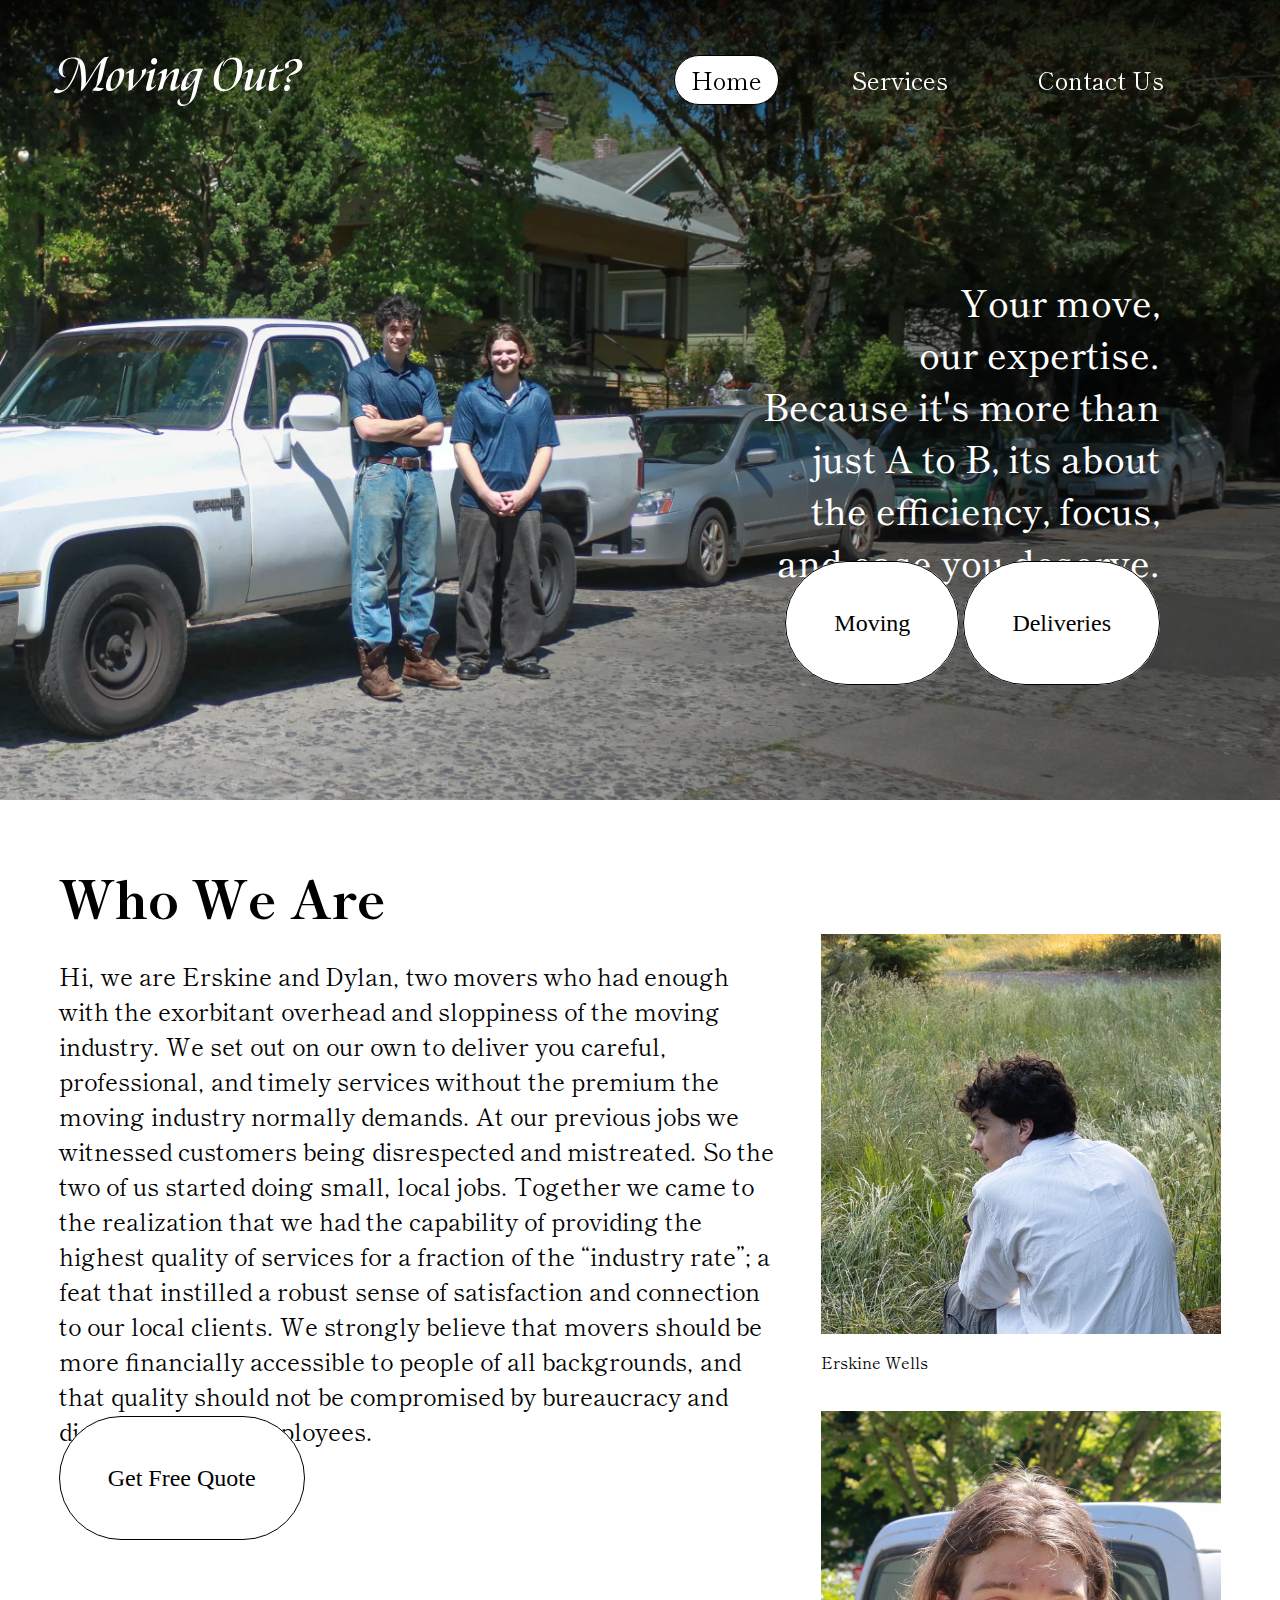
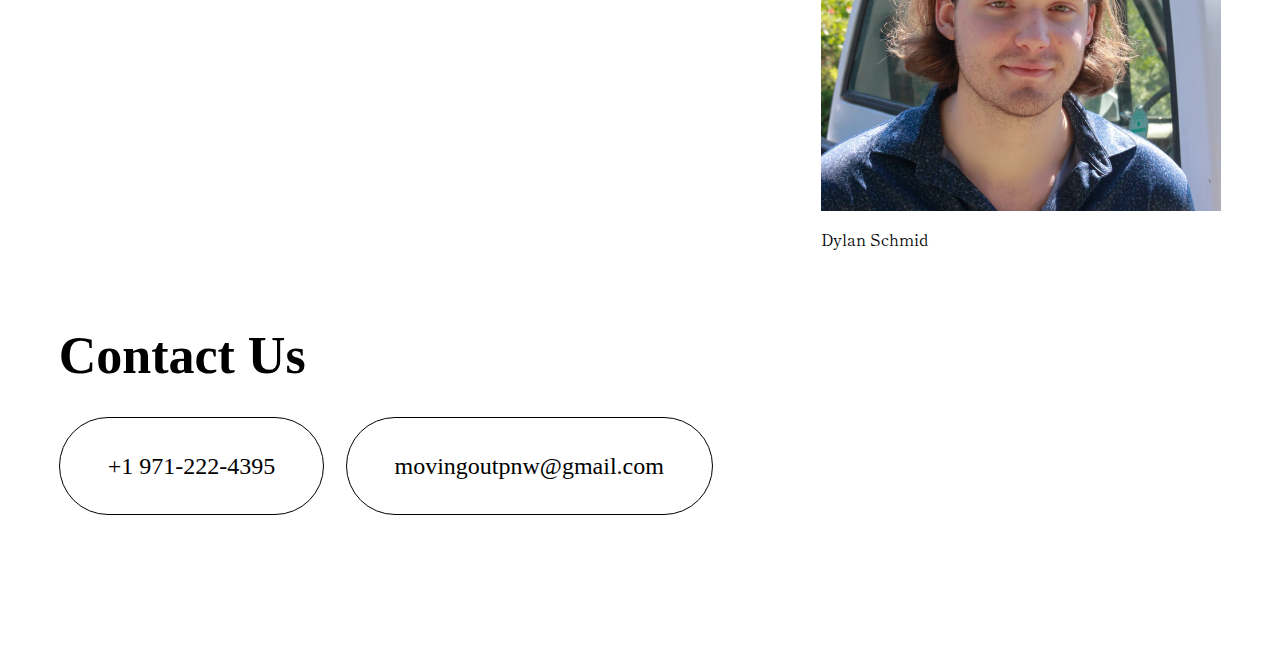
<file: index.html>
<!DOCTYPE html>
<html>

<head>
    <meta charset="UTF-8" />
    <meta name="viewport" content="width=device-width">
    <title>Moving Out?</title>

    <link rel="preconnect" href="https://fonts.googleapis.com">
    <link rel="preconnect" href="https://fonts.gstatic.com" crossorigin>
    <link href="https://fonts.googleapis.com/css2?family=Shippori+Mincho:wght@400;500;600;700;800&display=swap"
        rel="stylesheet">

    <link rel="stylesheet" href="style.css">
    <script src="scripts.js" defer></script>
    <script src="menu.js" defer></script>

    <meta property="og:image" content="img/social.jpeg">
    <meta property="og:image:width" content="1200">
    <meta property="og:image:height" content="600">


    <link rel="apple-touch-icon" sizes="180x180" href="/apple-touch-icon.png">
    <link rel="icon" type="image/png" sizes="32x32" href="/favicon-32x32.png">
    <link rel="icon" type="image/png" sizes="16x16" href="/favicon-16x16.png">
    <link rel="manifest" href="/site.webmanifest">



</head>


<body>

    <div class="bannerAndHeader" id="bannerAndHeader">
        <header id="topHeader">
            <a href="index.html" id="logoLink">
                <img src="img/logo.svg" id="headerLogo">
            </a>

            <div class="headerLinks">
                <a href="index.html" class="headerBtn" id="headerBtnCurrentlySelected">
                    <p>Home</p>
                </a>

                <a href="services.html" class="headerBtn" id="headerBtn1">
                    <p>Services</p>
                </a>

                <!-- <a href="index.html" class="headerBtn" id="headerBtn2">
                    <p>Resources</p>
                </a> -->

                <a href="#contactHeader" class="headerBtn" id="headerBtn3">
                    <p>Contact Us</p>
                </a>
            </div>

            <div class="menu-icon">
                <svg width="32px" height="32px" viewBox="0 0 32 32" version="1.1" xmlns="http://www.w3.org/2000/svg"
                    xmlns:xlink="http://www.w3.org/1999/xlink">
                    <g id="menu-icon" stroke="none" stroke-width="1" fill="none" fill-rule="evenodd">
                        <rect id="top-bar" fill="#000000" x="4.59984957" y="8.8" width="22" height="1.5" rx="1.5">
                        </rect>
                        <rect id="bottom-bar" fill="#000000" x="4.59984957" y="20.2" width="22" height="1.5" rx="1.5">
                        </rect>
                    </g>
                </svg>
                <p id="menuText">Menu</p>
            </div>

        </header>

        <div id="mobileLinksContainer">
            <div id="mobileLinks">
                <div id="headerMobileLinks">
                    <a href="index.html" class="headerBtnMenu" id="headerBtnCurrentlySelected">
                        <p>Home</p>
                    </a>

                    <a href="services.html" class="headerBtnMenu">
                        <p>Services</p>
                    </a>

                    <!-- <a href="index.html" class="headerBtnMenu">
                        <p>Resources</p>
                    </a> -->

                    <a href="#contactHeader" class="headerBtnMenu">
                        <p>Contact Us</p>
                    </a>
                </div>
            </div>
        </div>


        <div class="banner" id="banner">

            <div id="bannerTextAndCTA">
                <h2 class="bannerHeaderText">
                    Your move, our expertise. <br> Because it's more than just A to B, its about the efficiency, focus,
                    and ease you deserve.
                </h2>

                <div class="buttonsStackHome">

                    <a href="moving.html" class="ctaButton" id="movingHomeBtn">Moving</a>
                    <a href="deliveries.html" class="ctaButton" id="deliveriesHomeBtn">Deliveries</a>
                </div>
            </div>

        </div>

    </div>

    <div class="section" id="section1">
        <h1 class="sectionHeader">Who We Are</h1>

        <div id="section1SideBySide">
            <div class="descriptionAndButton">
                <p class="description">Hi, we are Erskine and Dylan, two movers who had enough with the exorbitant
                    overhead
                    and sloppiness of the moving industry. We set out on our own to deliver you careful, professional,
                    and
                    timely services without the premium the moving industry normally demands. At our previous jobs we
                    witnessed customers being disrespected and mistreated. So the two of us started doing small, local
                    jobs.
                    Together we came to the realization that we had the capability of providing the highest quality of
                    services for a fraction of the “industry rate”; a feat that instilled a robust sense of satisfaction
                    and
                    connection to our local clients. We strongly believe that movers should be more financially
                    accessible
                    to people of all backgrounds, and that quality should not be compromised by bureaucracy and
                    disenfranchised employees.</p>
                <a href="quote.html" class="ctaButton" id="getQuoteHomeBtn">Get Free Quote</a>
            </div>

            <div class="imageBioStack">
                <div class="imageBio">
                    <img class="bioImage" src="img/erskine.webp">
                    <p class="imageBioText">Erskine Wells</p>
                </div>
                <div class="imageBio">
                    <img class="bioImage" src="img/dylan.webp">
                    <p class="imageBioText">Dylan Schmid</p>
                </div>
            </div>
        </div>


    </div>



    <div class="section" id="section2">
        <a class="sectionHeader" id="contactHeader">Contact Us</a>

        <div class="contactButtons">
            <a href="tel:+19712224395" class="ctaButton">+1 971-222-4395</a>
            <a href="mailto:movingoutpnw@gmail.com" class="ctaButton">movingoutpnw@gmail.com</a>
        </div>
    </div>

    <footer>
        <div class="footerContent">
        </div>
    </footer>
</body>


</html>
</file>
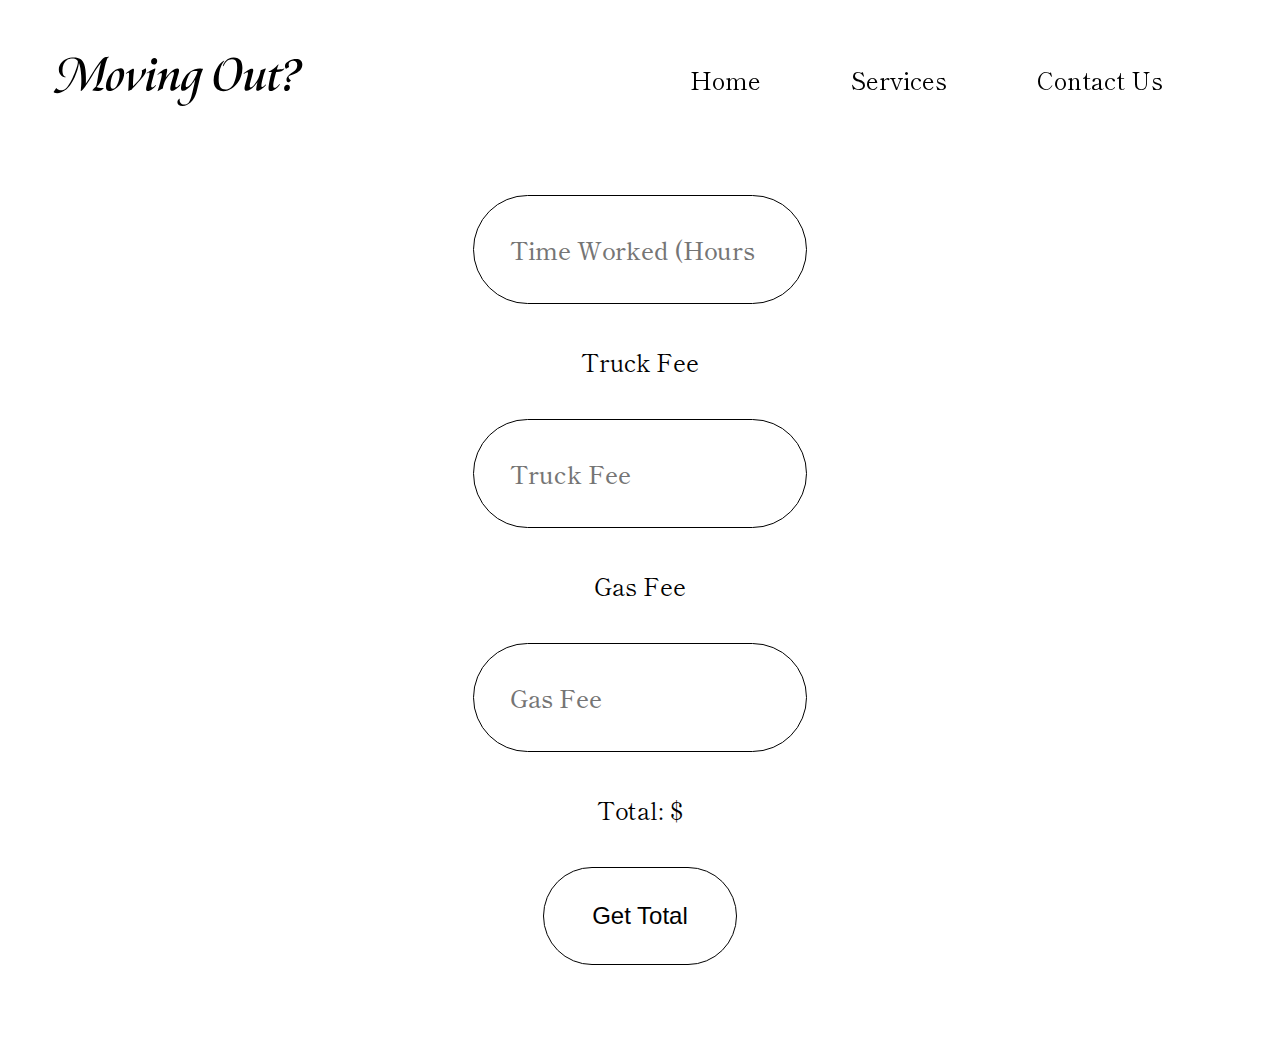
<file: calc.html>
<!DOCTYPE html>
<html>

<head>
  <meta charset="UTF-8" />
  <meta name="viewport" content="width=device-width">
  <title>Calculate Total | Moving Out?</title>
  <link rel="preconnect" href="https://fonts.googleapis.com">
  <link rel="preconnect" href="https://fonts.gstatic.com" crossorigin>
  <link href="https://fonts.googleapis.com/css2?family=Shippori+Mincho:wght@400;500;600;700;800&display=swap"
    rel="stylesheet">
  <link rel="stylesheet" href="style.css">
  <link rel="stylesheet" href="calc.css">
  <script src="scripts.js" defer></script>
  <script src="menu.js" defer></script>
  <script src="js/calcTotal.js"></script>

  <link rel="apple-touch-icon" sizes="180x180" href="/apple-touch-icon.png">
  <link rel="icon" type="image/png" sizes="32x32" href="/favicon-32x32.png">
  <link rel="icon" type="image/png" sizes="16x16" href="/favicon-16x16.png">
  <link rel="manifest" href="/site.webmanifest">



</head>

<body>
  <!-- <div class="bannerAndHeader" id="bannerAndHeader"> -->
  <header id="topHeaderTransparent">
    <a href="index.html" id="logoLink">
      <img src="img/logo.svg" id="headerLogo">
    </a>

    <div class="headerLinks">
      <a href="index.html" class="headerBtn">
        <p>Home</p>
      </a>

      <a href="services.html" class="headerBtn">
        <p>Services</p>
      </a>

      <!-- <a href="index.html" class="headerBtn">
          <p>Resources</p>
        </a> -->

      <a href="index.html#contactHeader" class="headerBtn">
        <p>Contact Us</p>
      </a>
    </div>

    <div class="menu-icon">
      <svg width="32px" height="32px" viewBox="0 0 32 32" version="1.1" xmlns="http://www.w3.org/2000/svg"
        xmlns:xlink="http://www.w3.org/1999/xlink">
        <g id="menu-icon" stroke="none" stroke-width="1" fill="none" fill-rule="evenodd">
          <rect id="top-bar" fill="#000000" x="4.59984957" y="8.8" width="22" height="1.5" rx="1.5"></rect>
          <rect id="bottom-bar" fill="#000000" x="4.59984957" y="20.2" width="22" height="1.5" rx="1.5">
          </rect>
        </g>
      </svg>
      <p id="menuText">Menu</p>
    </div>

  </header>

  <div id="mobileLinksContainer">
    <div id="mobileLinks">
      <div id="headerMobileLinks">
        <a href="index.html" class="headerBtnMenu">
          <p>Home</p>
        </a>

        <a href="services.html" class="headerBtnMenu" id="headerBtnCurrentlySelected">
          <p>Services</p>
        </a>

        <!-- <a href="index.html" class="headerBtnMenu">
                    <p>Resources</p>
                </a> -->

        <a href="index.html#contactHeader" class="headerBtnMenu">
          <p>Contact Us</p>
        </a>
      </div>
    </div>
  </div>

  <div class="medSpacer"></div>
  <div id="calcMain">
    <p>Work Hours</p>
    <input type="number" id="workHour" placeholder="Time Worked (Hours)" class="quoteInput">
    <p>Truck Fee</p>
    <input type="number" id="truckFee" placeholder="Truck Fee" class="quoteInput">
    <p>Gas Fee</p>
    <input type="number" id="gasFee" placeholder="Gas Fee" class="quoteInput">
    <p>Total: $<span id="total"></span></p>
    <button id="quoteBtn" class="quoteBtn ctaButton" onclick="buttonCalc()">Get Total</button>
  </div>




  <footer>
    <div class="footerContent"></div>
  </footer>
</body>

</html>
</file>
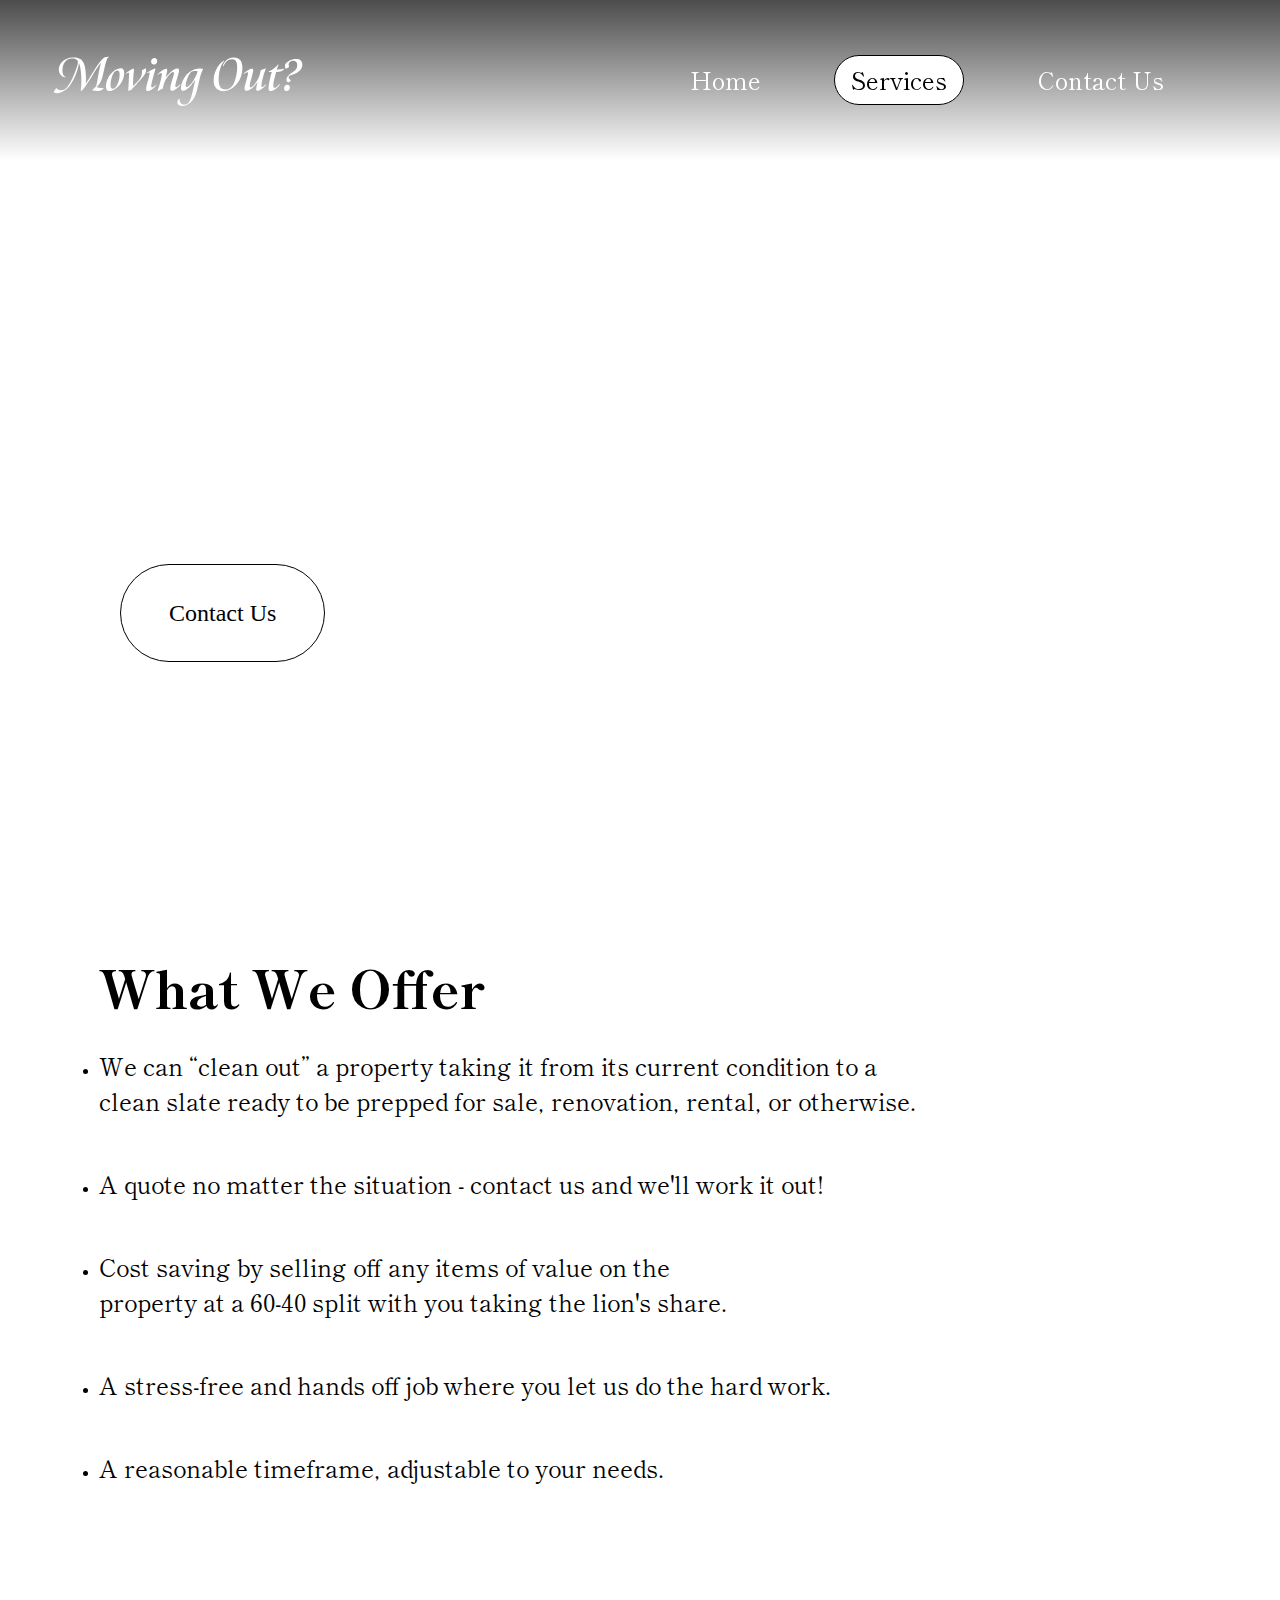
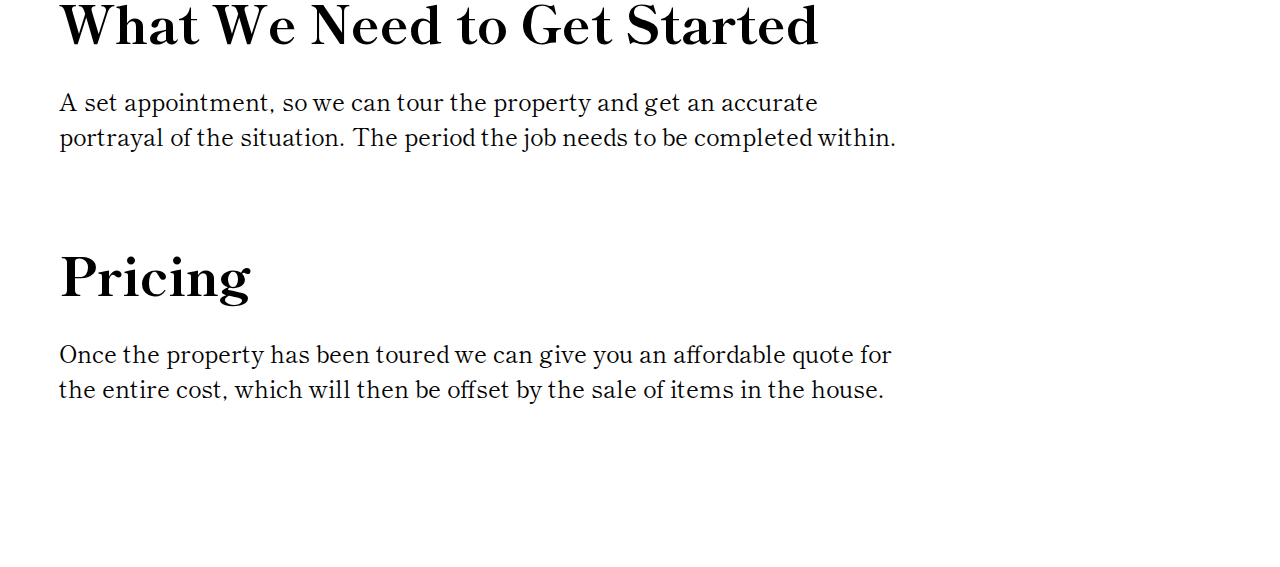
<file: cleanouts.html>
<!DOCTYPE html>
<html>

<head>
    <meta charset="UTF-8" />
    <meta name="viewport" content="width=device-width">
    <title>Cleanouts | Services | Moving Out?</title>

    <link rel="preconnect" href="https://fonts.googleapis.com">
    <link rel="preconnect" href="https://fonts.gstatic.com" crossorigin>
    <link href="https://fonts.googleapis.com/css2?family=Shippori+Mincho:wght@400;500;600;700;800&display=swap"
        rel="stylesheet">

    <link rel="stylesheet" href="style.css">
    <script src="scripts.js" defer></script>
    <script src="menu.js" defer></script>

    <link rel="apple-touch-icon" sizes="180x180" href="/apple-touch-icon.png">
    <link rel="icon" type="image/png" sizes="32x32" href="/favicon-32x32.png">
    <link rel="icon" type="image/png" sizes="16x16" href="/favicon-16x16.png">
    <link rel="manifest" href="/site.webmanifest">


</head>


<body>

    <!-- <div class="bannerAndHeader" id="bannerAndHeader"> -->
    <div class="bannerAndHeader" id="bannerAndHeaderCleanouts">
        <header id="topHeader">
            <a href="index.html" id="logoLink">
                <img src="img/logo.svg" id="headerLogo">
            </a>

            <div class="headerLinks">
                <a href="index.html" class="headerBtn" id="headerBtn1">
                    <p>Home</p>
                </a>

                <a href="services.html" class="headerBtn" id="headerBtnCurrentlySelected">
                    <p>Services</p>
                </a>

                <!-- <a href="index.html" class="headerBtn" id="headerBtn2">
                    <p>Resources</p>
                </a> -->

                <a href="index.html#contactHeader" class="headerBtn" id="headerBtn3">
                    <p>Contact Us</p>
                </a>
            </div>

            <div class="menu-icon">
                <svg width="32px" height="32px" viewBox="0 0 32 32" version="1.1" xmlns="http://www.w3.org/2000/svg"
                    xmlns:xlink="http://www.w3.org/1999/xlink">
                    <g id="menu-icon" stroke="none" stroke-width="1" fill="none" fill-rule="evenodd">
                        <rect id="top-bar" fill="#000000" x="4.59984957" y="8.8" width="22" height="1.5" rx="1.5">
                        </rect>
                        <rect id="bottom-bar" fill="#000000" x="4.59984957" y="20.2" width="22" height="1.5" rx="1.5">
                        </rect>
                    </g>
                </svg>
                <p id="menuText">Menu</p>
            </div>

        </header>

        <div id="mobileLinksContainer">
            <div id="mobileLinks">
                <div id="headerMobileLinks">
                    <a href="index.html" class="headerBtnMenu" id="headerBtnCurrentlySelected">
                        <p>Home</p>
                    </a>

                    <a href="services.html" class="headerBtnMenu">
                        <p>Services</p>
                    </a>
                    <!-- 
                    <a href="index.html" class="headerBtnMenu">
                        <p>Resources</p>
                    </a> -->

                    <a href="index.html#contactHeader" class="headerBtnMenu">
                        <p>Contact Us</p>
                    </a>
                </div>
            </div>
        </div>


        <div class="banner" id="bannerMoving">

            <div id="bannerTextAndCTAMoving">
                <h1 class="bannerTitleText">Cleanouts</h1>
                <h2 class="bannerHeaderText" id="bannerHeaderTextMoving">
                    Give us the keys to your cluttered house and we'll return them with the rooms swept and emptied.
                </h2>

                <a href="index.html#contactHeader" class="ctaButton">Contact Us</a>
            </div>

        </div>

    </div>

    <div id="mobileLinksContainer">
        <div id="mobileLinks">
            <div id="headerMobileLinks">
                <a href="index.html" class="headerBtnMenu">
                    <p>Home</p>
                </a>

                <a href="services.html" class="headerBtnMenu" id="headerBtnCurrentlySelected">
                    <p>Services</p>
                </a>

                <a href="index.html" class="headerBtnMenu">
                    <p>Resources</p>
                </a>

                <a href="index.html" class="headerBtnMenu">
                    <p>Contact Us</p>
                </a>
            </div>
        </div>
    </div>


    <div class="bigSpacer">
    </div>

    <!-- <div class="servicesLayout"> -->

    <div class="movingSection" id="movingSection1">


        <ul class="movingSectionText">
            <h1 class="sectionHeader" id="movingHeader">What We Offer</h1>
            <li class="longDescription">
                <p>
                    We can “clean out” a property taking it from its current condition to a clean slate ready to be
                    prepped for
                    sale, renovation, rental, or otherwise.
                </p>
            </li>
            <li class="longDescription">
                <p>
                    A quote no matter the situation - contact us and we'll work it out!
                </p>
            </li>
            <li class="longDescription">
                <p>
                    Cost saving by selling off any items of value on the property at a 60-40 split with you taking the
                    lion's share.
                </p>
            </li>
            <li class="longDescription">
                <p>

                    A stress-free and hands off job where you let us do the hard work.
                </p>
            </li>
            <li class="longDescription">
                <p>

                    A reasonable timeframe, adjustable to your needs.
                </p>
            </li>
        </ul>


    </div>




    <div class="movingSection" id="movingSection2">


        <div class="movingSectionText">
            <h1 class="sectionHeader" id="movingHeader">What We Need to Get Started</h1>
            <div class="longDescription">
                <p>
                    A set appointment, so we can tour the property and get an accurate portrayal of the situation.
                    The period the job needs to be completed within.
                </p>
            </div>

        </div>


    </div>

    <div class="movingSection" id="movingSection3">


        <div class="movingSectionText">
            <h1 class="sectionHeader" id="movingHeader">Pricing</h1>
            <div class="longDescription">
                <p>
                    Once the property has been toured we can give you an affordable quote for the entire cost, which
                    will then
                    be offset by the sale of items in the house.
                </p>
            </div>

        </div>


    </div>




    <footer>
        <div class="footerContent">
        </div>
    </footer>
</body>


</html>
</file>
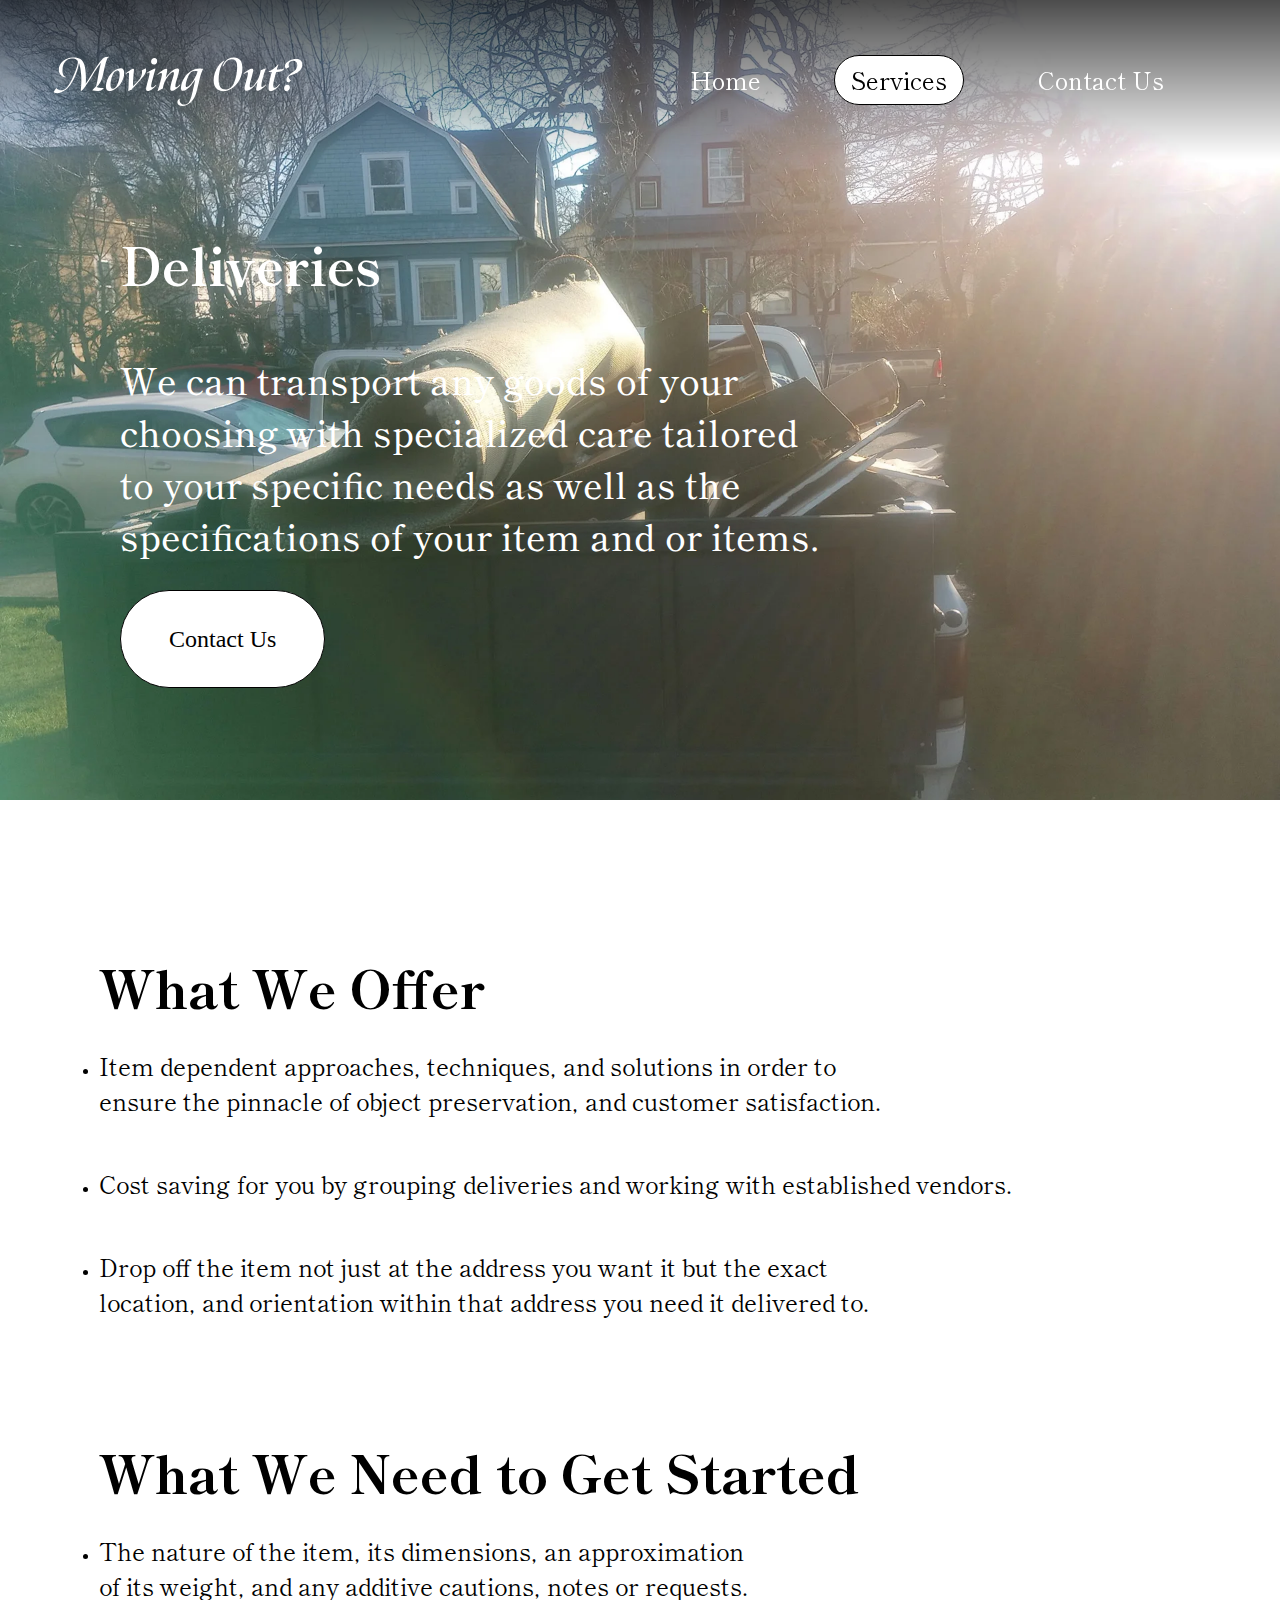
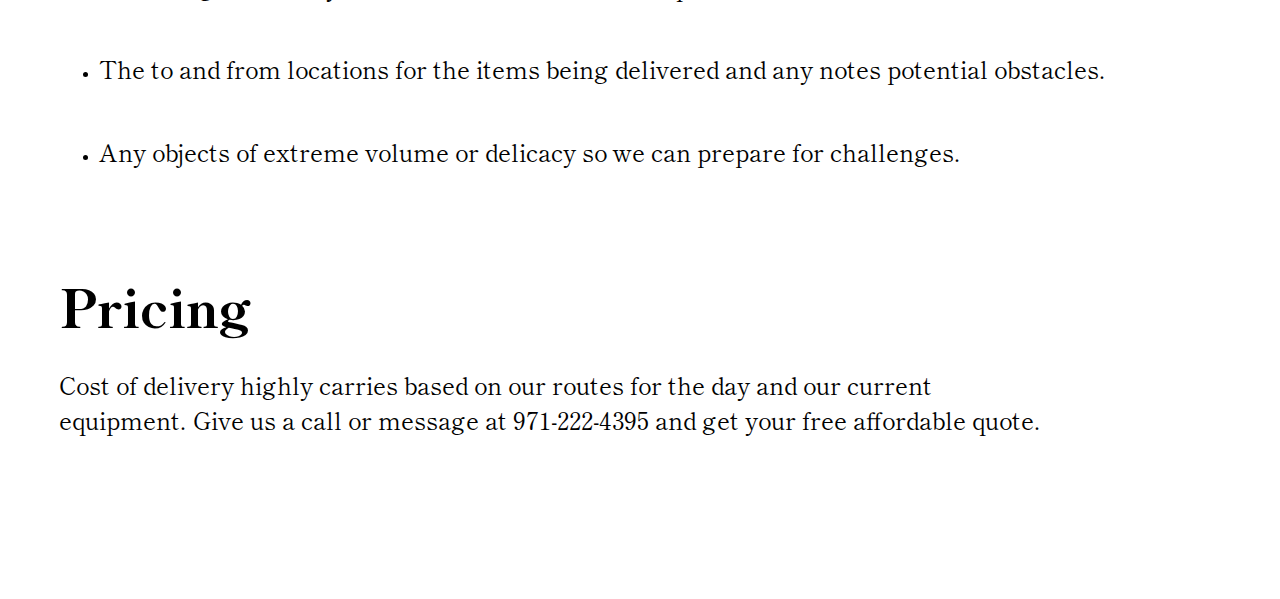
<file: deliveries.html>
<!DOCTYPE html>
<html>

<head>
    <meta charset="UTF-8" />
    <meta name="viewport" content="width=device-width">
    <title>Deliveries | Services | Moving Out?</title>

    <link rel="preconnect" href="https://fonts.googleapis.com">
    <link rel="preconnect" href="https://fonts.gstatic.com" crossorigin>
    <link href="https://fonts.googleapis.com/css2?family=Shippori+Mincho:wght@400;500;600;700;800&display=swap"
        rel="stylesheet">

    <link rel="stylesheet" href="style.css">
    <script src="scripts.js" defer></script>
    <script src="menu.js" defer></script>

    <link rel="apple-touch-icon" sizes="180x180" href="/apple-touch-icon.png">
    <link rel="icon" type="image/png" sizes="32x32" href="/favicon-32x32.png">
    <link rel="icon" type="image/png" sizes="16x16" href="/favicon-16x16.png">
    <link rel="manifest" href="/site.webmanifest">



</head>


<body>

    <!-- <div class="bannerAndHeader" id="bannerAndHeader"> -->
    <div class="bannerAndHeader" id="bannerAndHeaderDeliveries">
        <header id="topHeader">
            <a href="index.html" id="logoLink">
                <img src="img/logo.svg" id="headerLogo">
            </a>

            <div class="headerLinks">
                <a href="index.html" class="headerBtn" id="headerBtn1">
                    <p>Home</p>
                </a>

                <a href="services.html" class="headerBtn" id="headerBtnCurrentlySelected">
                    <p>Services</p>
                </a>

                <!-- <a href="index.html" class="headerBtn" id="headerBtn2">
                    <p>Resources</p>
                </a> -->

                <a href="index.html#contactHeader" class="headerBtn" id="headerBtn3">
                    <p>Contact Us</p>
                </a>
            </div>

            <div class="menu-icon">
                <svg width="32px" height="32px" viewBox="0 0 32 32" version="1.1" xmlns="http://www.w3.org/2000/svg"
                    xmlns:xlink="http://www.w3.org/1999/xlink">
                    <g id="menu-icon" stroke="none" stroke-width="1" fill="none" fill-rule="evenodd">
                        <rect id="top-bar" fill="#000000" x="4.59984957" y="8.8" width="22" height="1.5" rx="1.5">
                        </rect>
                        <rect id="bottom-bar" fill="#000000" x="4.59984957" y="20.2" width="22" height="1.5" rx="1.5">
                        </rect>
                    </g>
                </svg>
                <p id="menuText">Menu</p>
            </div>

        </header>

        <div id="mobileLinksContainer">
            <div id="mobileLinks">
                <div id="headerMobileLinks">
                    <a href="index.html" class="headerBtnMenu" id="headerBtnCurrentlySelected">
                        <p>Home</p>
                    </a>

                    <a href="services.html" class="headerBtnMenu">
                        <p>Services</p>
                    </a>
                    <!-- 
                    <a href="index.html" class="headerBtnMenu">
                        <p>Resources</p>
                    </a> -->

                    <a href="index.html#contactHeader" class="headerBtnMenu">
                        <p>Contact Us</p>
                    </a>
                </div>
            </div>
        </div>




        <div class="banner" id="bannerDeliveries">

            <div id="bannerTextAndCTAMoving">
                <h1 class="bannerTitleText">Deliveries</h1>
                <h2 class="bannerHeaderText" id="bannerHeaderTextMoving">
                    We can transport any goods of your choosing with specialized care tailored to your specific needs as
                    well as the
                    specifications of your item and or items.
                </h2>

                <a href="index.html#contactHeader" class="ctaButton">Contact Us</a>
            </div>

        </div>

    </div>

    <div id="mobileLinksContainer">
        <div id="mobileLinks">
            <div id="headerMobileLinks">
                <a href="index.html" class="headerBtnMenu">
                    <p>Home</p>
                </a>

                <a href="services.html" class="headerBtnMenu" id="headerBtnCurrentlySelected">
                    <p>Services</p>
                </a>

                <a href="index.html" class="headerBtnMenu">
                    <p>Resources</p>
                </a>

                <a href="index.html" class="headerBtnMenu">
                    <p>Contact Us</p>
                </a>
            </div>
        </div>
    </div>


    <div class="bigSpacer">
    </div>

    <!-- <div class="servicesLayout"> -->

    <div class="movingSection" id="movingSection1">


        <ul class="movingSectionText">
            <h1 class="sectionHeader" id="movingHeader">What We Offer</h1>
            <li class="longDescription">
                <p>
                    Item dependent approaches, techniques, and solutions in order to ensure the pinnacle of object
                    preservation, and
                    customer satisfaction.
                </p>
            </li>
            <li class="longDescription">
                <p>
                    Cost saving for you by grouping deliveries and working with established vendors.
                </p>
            </li>
            <li class="longDescription">
                <p>

                    Drop off the item not just at the address you want it but the exact location, and orientation within
                    that address
                    you need it delivered to.
                </p>
            </li>
        </ul>


    </div>



    <div class="movingSection" id="movingSection2">


        <ul class="movingSectionText">
            <h1 class="sectionHeader" id="movingHeader">What We Need to Get Started</h1>
            <li class="longDescription">
                <p>
                    The nature of the item, its dimensions, an approximation of its weight, and any additive cautions,
                    notes or
                    requests.
                </p>
            </li>
            <li class="longDescription">
                <p>
                    The to and from locations for the items being delivered and any notes potential obstacles. </p>
            </li>
            <li class="longDescription">
                <p>

                    Any objects of extreme volume or delicacy so we can prepare for challenges.

                </p>
            </li>

        </ul>


    </div>

    <div class="movingSection" id="movingSection3">


        <div class="movingSectionText">
            <h1 class="sectionHeader" id="movingHeader">Pricing</h1>
            <div class="longDescription">
                <p>
                    Cost of delivery highly carries based on our routes for the day and our current equipment. Give us a
                    call or message at 971-222-4395 and get your free affordable quote.
                </p>
            </div>

        </div>


    </div>




    <footer>
        <div class="footerContent">
        </div>
    </footer>
</body>


</html>
</file>
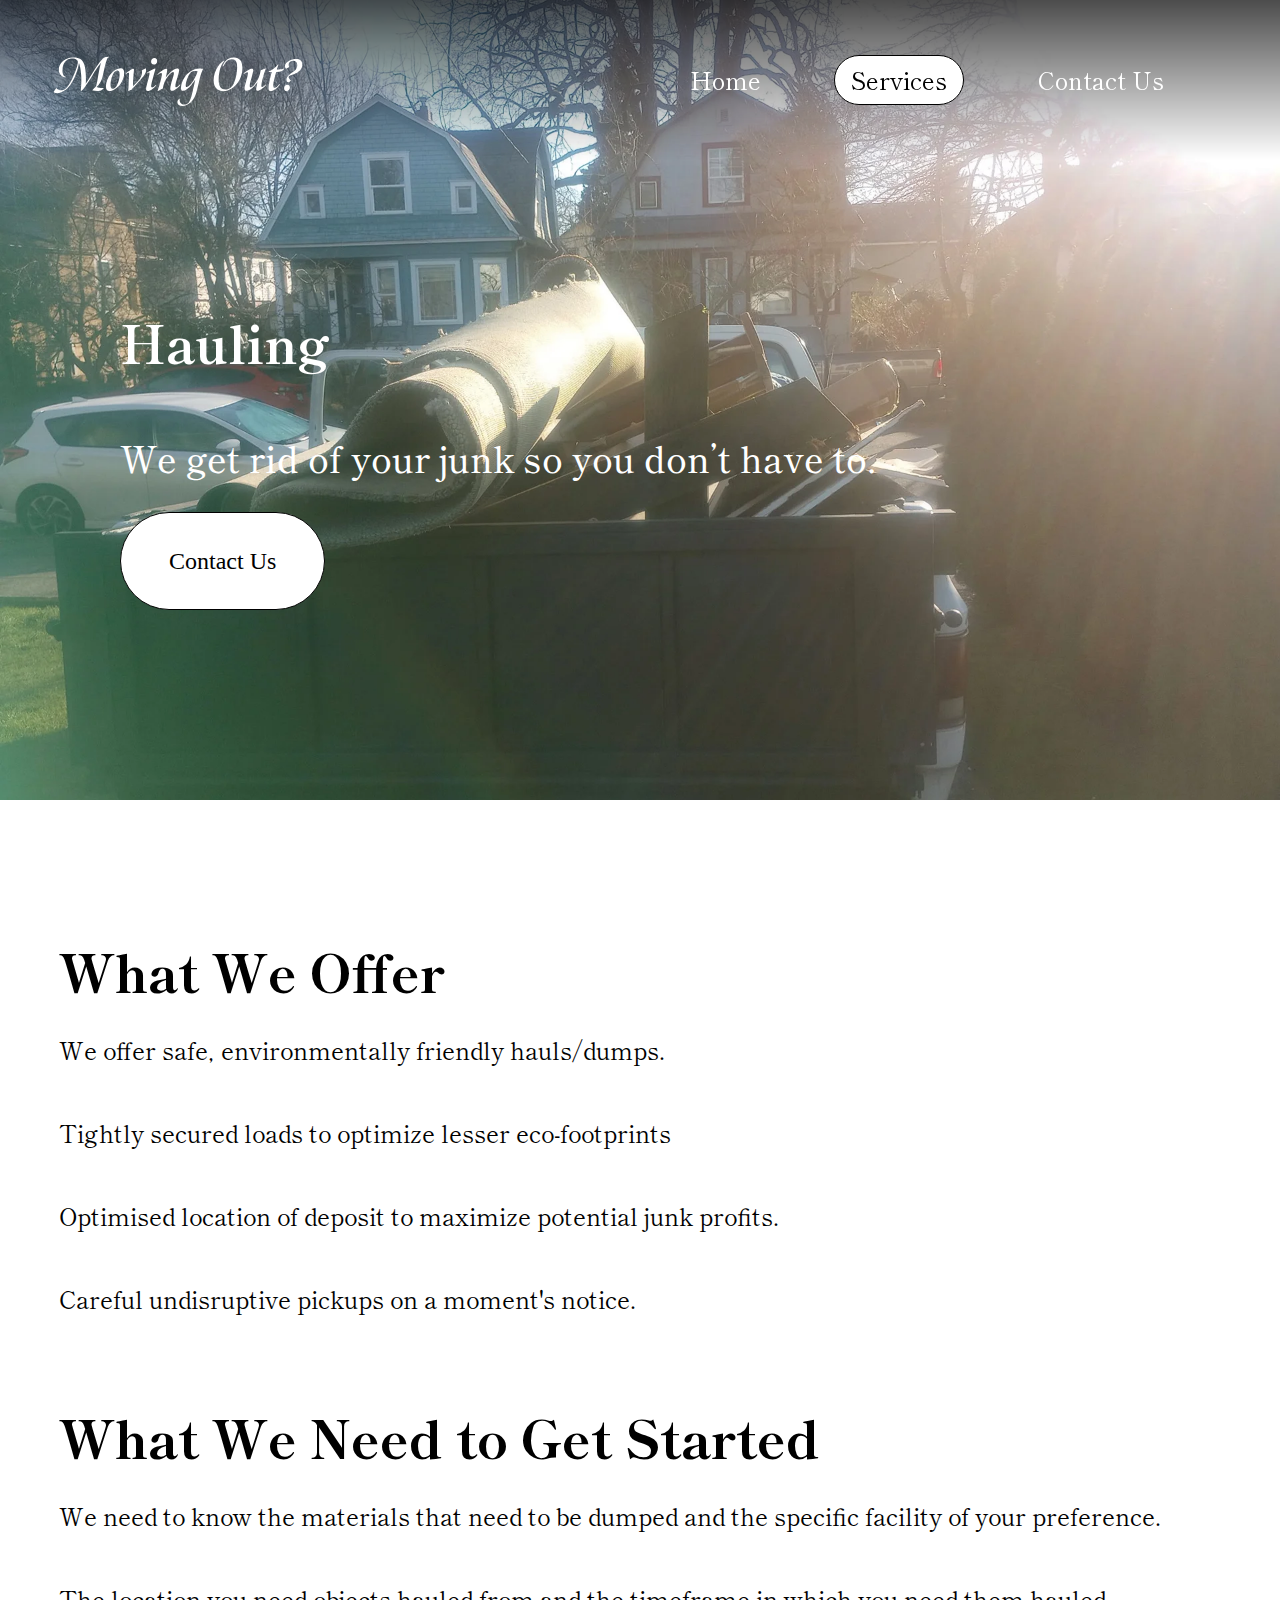
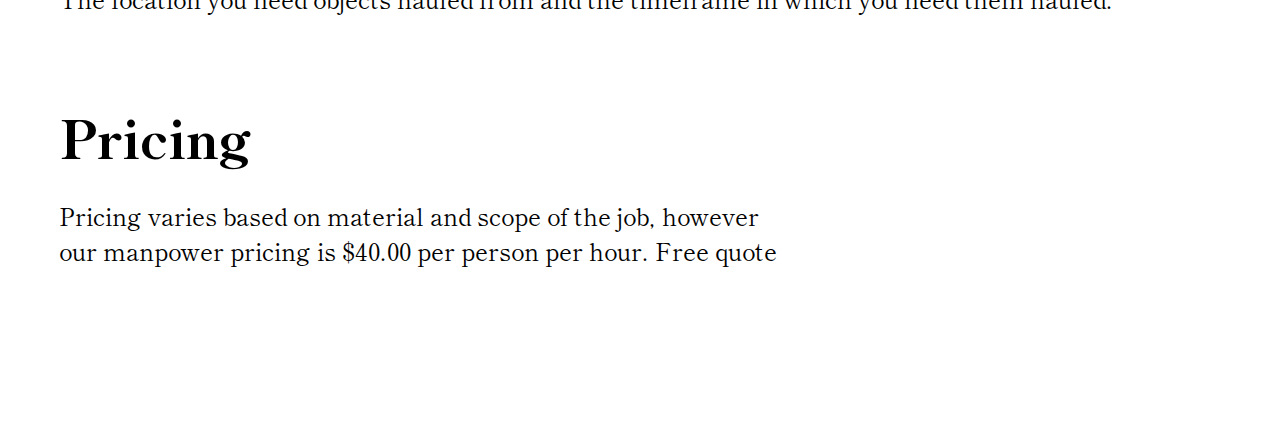
<file: hauling.html>
<!DOCTYPE html>
<html>

<head>
    <meta charset="UTF-8" />
    <meta name="viewport" content="width=device-width">
    <title>Hauling | Services | Moving Out?</title>

    <link rel="preconnect" href="https://fonts.googleapis.com">
    <link rel="preconnect" href="https://fonts.gstatic.com" crossorigin>
    <link href="https://fonts.googleapis.com/css2?family=Shippori+Mincho:wght@400;500;600;700;800&display=swap"
        rel="stylesheet">

    <link rel="stylesheet" href="style.css">
    <script src="scripts.js" defer></script>
    <script src="menu.js" defer></script>

    <link rel="apple-touch-icon" sizes="180x180" href="/apple-touch-icon.png">
    <link rel="icon" type="image/png" sizes="32x32" href="/favicon-32x32.png">
    <link rel="icon" type="image/png" sizes="16x16" href="/favicon-16x16.png">
    <link rel="manifest" href="/site.webmanifest">


</head>


<body>

    <!-- <div class="bannerAndHeader" id="bannerAndHeader"> -->
    <div class="bannerAndHeader" id="bannerAndHeaderHauling">
        <header id="topHeader">
            <a href="index.html" id="logoLink">
                <img src="img/logo.svg" id="headerLogo">
            </a>

            <div class="headerLinks">
                <a href="index.html" class="headerBtn" id="headerBtn1">
                    <p>Home</p>
                </a>

                <a href="services.html" class="headerBtn" id="headerBtnCurrentlySelected">
                    <p>Services</p>
                </a>
                <!-- 
                <a href="index.html" class="headerBtn" id="headerBtn2">
                    <p>Resources</p>
                </a> -->

                <a href="index.html#contactHeader" class="headerBtn" id="headerBtn3">
                    <p>Contact Us</p>
                </a>
            </div>

            <div class="menu-icon">
                <svg width="32px" height="32px" viewBox="0 0 32 32" version="1.1" xmlns="http://www.w3.org/2000/svg"
                    xmlns:xlink="http://www.w3.org/1999/xlink">
                    <g id="menu-icon" stroke="none" stroke-width="1" fill="none" fill-rule="evenodd">
                        <rect id="top-bar" fill="#000000" x="4.59984957" y="8.8" width="22" height="1.5" rx="1.5">
                        </rect>
                        <rect id="bottom-bar" fill="#000000" x="4.59984957" y="20.2" width="22" height="1.5" rx="1.5">
                        </rect>
                    </g>
                </svg>
                <p id="menuText">Menu</p>
            </div>

        </header>

        <div id="mobileLinksContainer">
            <div id="mobileLinks">
                <div id="headerMobileLinks">
                    <a href="index.html" class="headerBtnMenu" id="headerBtnCurrentlySelected">
                        <p>Home</p>
                    </a>

                    <a href="services.html" class="headerBtnMenu">
                        <p>Services</p>
                    </a>
                    <!-- 
                    <a href="index.html" class="headerBtnMenu">
                        <p>Resources</p>
                    </a> -->

                    <a href="index.html#contactHeader" class="headerBtnMenu">
                        <p>Contact Us</p>
                    </a>
                </div>
            </div>
        </div>


        <div class="banner" id="bannerMoving">

            <div id="bannerTextAndCTAMoving">
                <h1 class="bannerTitleText">Hauling</h1>
                <h2 class="bannerHeaderText" id="bannerHeaderTextMoving">
                    We get rid of your junk so you don’t have to.
                </h2>

                <a href="index.html#contactHeader" class="ctaButton">Contact Us</a>
            </div>

        </div>

    </div>

    <div id="mobileLinksContainer">
        <div id="mobileLinks">
            <div id="headerMobileLinks">
                <a href="index.html" class="headerBtnMenu">
                    <p>Home</p>
                </a>

                <a href="services.html" class="headerBtnMenu" id="headerBtnCurrentlySelected">
                    <p>Services</p>
                </a>
                <!-- 
                <a href="index.html" class="headerBtnMenu">
                    <p>Resources</p>
                </a> -->

                <a href="index.html" class="headerBtnMenu">
                    <p>Contact Us</p>
                </a>
            </div>
        </div>
    </div>


    <div class="bigSpacer">
    </div>

    <!-- <div class="servicesLayout"> -->

    <div class="movingSection" id="movingSection1">

        <div class="movingSectionText">
            <h1 class="sectionHeader" id="movingHeader">What We Offer</h1>
            <div class="longDescription">
                <p>
                    We offer safe, environmentally friendly hauls/dumps.

                </p>
            </div>
            <div class="longDescription">
                <p>
                    Tightly secured loads to optimize lesser eco-footprints
                </p>
            </div>
            <div class="longDescription">
                <p>

                    Optimised location of deposit to maximize potential junk profits.
                </p>
            </div>
            <div class="longDescription">
                <p>

                    Careful undisruptive pickups on a moment's notice.
                </p>
            </div>
        </div>


    </div>



    <div class="movingSection" id="movingSection2">


        <div class="movingSectionText">
            <h1 class="sectionHeader" id="movingHeader">What We Need to Get Started</h1>
            <div class="longDescription">
                <p>
                    We need to know the materials that need to be dumped and the specific facility of your preference.
                </p>
            </div>
            <div class="longDescription">
                <p>
                    The location you need objects hauled from and the timeframe in which you need them hauled.
                </p>
            </div>

        </div>


    </div>

    <div class="movingSection" id="movingSection3">


        <div class="movingSectionText">
            <h1 class="sectionHeader" id="movingHeader">Pricing</h1>
            <div class="longDescription">
                <p>

                    Pricing varies based on material and scope of the job, however our manpower pricing is $40.00 per
                    person per hour.
                    Free quote
                </p>
            </div>

        </div>


    </div>




    <footer>
        <div class="footerContent">
        </div>
    </footer>
</body>


</html>
</file>
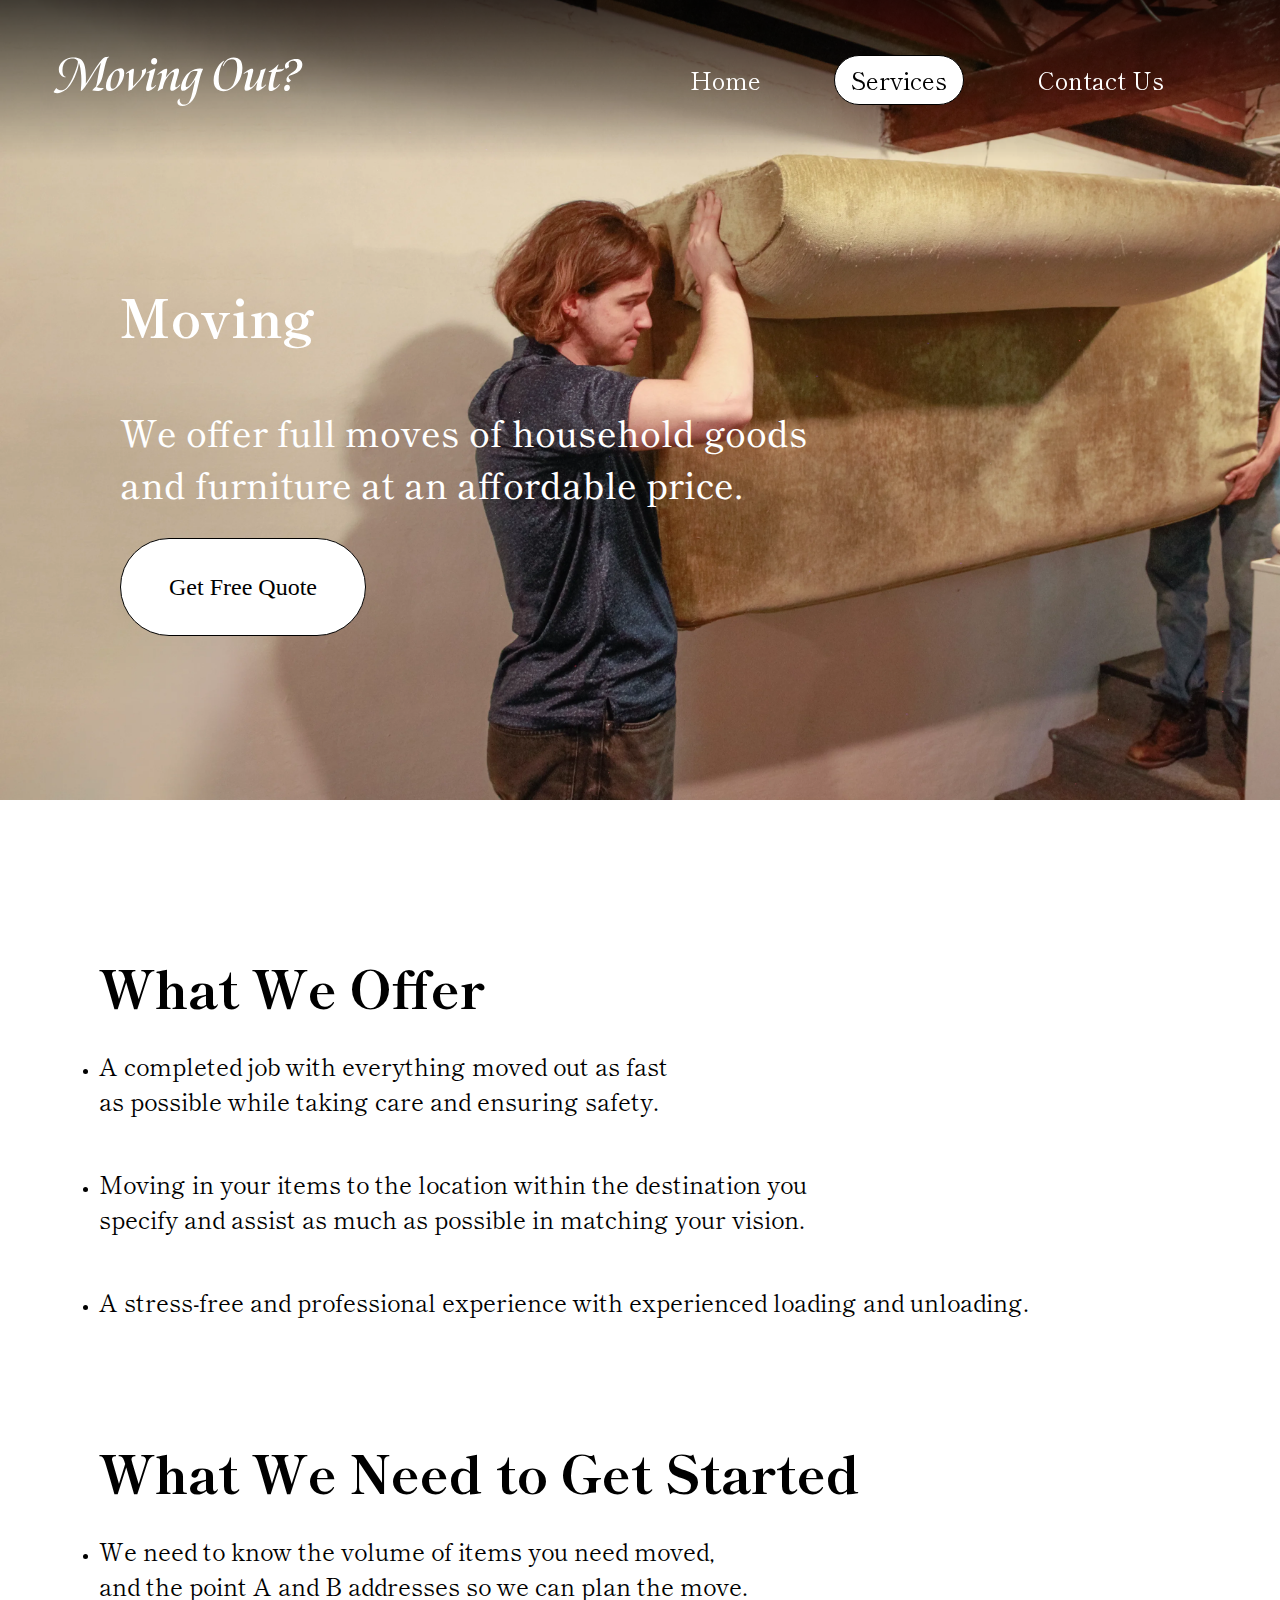
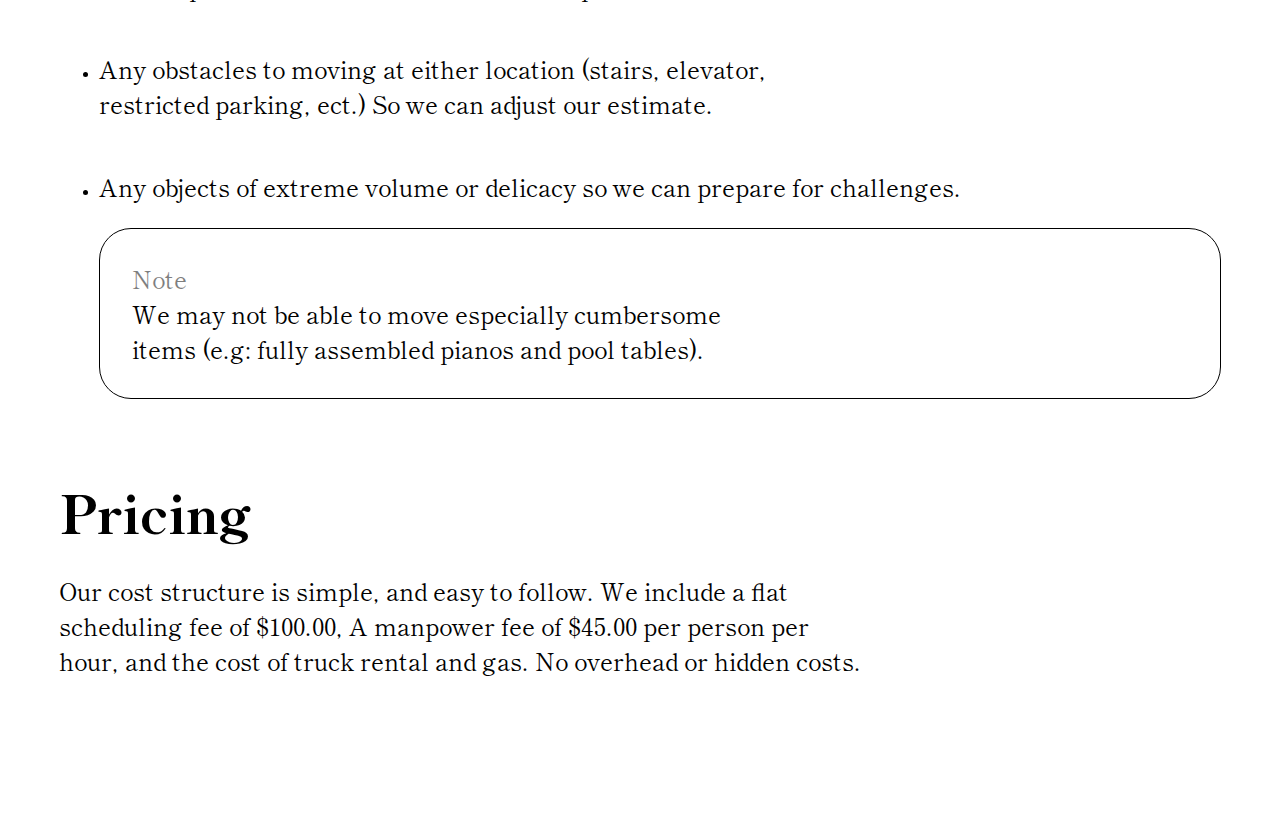
<file: moving.html>
<!DOCTYPE html>
<html>

<head>
    <meta charset="UTF-8" />
    <meta name="viewport" content="width=device-width">
    <title>Moving | Services | Moving Out?</title>

    <link rel="preconnect" href="https://fonts.googleapis.com">
    <link rel="preconnect" href="https://fonts.gstatic.com" crossorigin>
    <link href="https://fonts.googleapis.com/css2?family=Shippori+Mincho:wght@400;500;600;700;800&display=swap"
        rel="stylesheet">

    <link rel="stylesheet" href="style.css">
    <script src="scripts.js" defer></script>
    <script src="menu.js" defer></script>


    <link rel="apple-touch-icon" sizes="180x180" href="/apple-touch-icon.png">
    <link rel="icon" type="image/png" sizes="32x32" href="/favicon-32x32.png">
    <link rel="icon" type="image/png" sizes="16x16" href="/favicon-16x16.png">
    <link rel="manifest" href="/site.webmanifest">



</head>


<body>

    <!-- <div class="bannerAndHeader" id="bannerAndHeader"> -->
    <div class="bannerAndHeader" id="bannerAndHeaderMoving">
        <header id="topHeader">
            <a href="index.html" id="logoLink">
                <img src="img/logo.svg" id="headerLogo">
            </a>

            <div class="headerLinks">
                <a href="index.html" class="headerBtn" id="headerBtn1">
                    <p>Home</p>
                </a>

                <a href="services.html" class="headerBtn" id="headerBtnCurrentlySelected">
                    <p>Services</p>
                </a>

                <!-- <a href="index.html" class="headerBtn" id="headerBtn2">
                    <p>Resources</p>
                </a> -->

                <a href="index.html#contactHeader" class="headerBtn" id="headerBtn3">
                    <p>Contact Us</p>
                </a>
            </div>

            <div class="menu-icon">
                <svg width="32px" height="32px" viewBox="0 0 32 32" version="1.1" xmlns="http://www.w3.org/2000/svg"
                    xmlns:xlink="http://www.w3.org/1999/xlink">
                    <g id="menu-icon" stroke="none" stroke-width="1" fill="none" fill-rule="evenodd">
                        <rect id="top-bar" fill="#000000" x="4.59984957" y="8.8" width="22" height="1.5" rx="1.5">
                        </rect>
                        <rect id="bottom-bar" fill="#000000" x="4.59984957" y="20.2" width="22" height="1.5" rx="1.5">
                        </rect>
                    </g>
                </svg>
                <p id="menuText">Menu</p>
            </div>

        </header>

        <div id="mobileLinksContainer">
            <div id="mobileLinks">
                <div id="headerMobileLinks">
                    <a href="index.html" class="headerBtnMenu" id="headerBtnCurrentlySelected">
                        <p>Home</p>
                    </a>

                    <a href="services.html" class="headerBtnMenu">
                        <p>Services</p>
                    </a>

                    <!-- <a href="index.html" class="headerBtnMenu">
                        <p>Resources</p>
                    </a> -->

                    <a href="index.html#contactHeader" class="headerBtnMenu">
                        <p>Contact Us</p>
                    </a>
                </div>
            </div>
        </div>


        <div class="banner" id="bannerMoving">

            <div id="bannerTextAndCTAMoving">
                <h1 class="bannerTitleText">Moving</h1>
                <h2 class="bannerHeaderText" id="bannerHeaderTextMoving">
                    We offer full moves of household goods and furniture at an affordable price.
                </h2>

                <a href="quote.html" class="ctaButton">Get Free Quote</a>
            </div>

        </div>

    </div>

    <div id="mobileLinksContainer">
        <div id="mobileLinks">
            <div id="headerMobileLinks">
                <a href="index.html" class="headerBtnMenu">
                    <p>Home</p>
                </a>

                <a href="services.html" class="headerBtnMenu" id="headerBtnCurrentlySelected">
                    <p>Services</p>
                </a>

                <a href="index.html" class="headerBtnMenu">
                    <p>Resources</p>
                </a>

                <a href="index.html" class="headerBtnMenu">
                    <p>Contact Us</p>
                </a>
            </div>
        </div>
    </div>


    <div class="bigSpacer">
    </div>

    <!-- <div class="servicesLayout"> -->

    <div class="movingSection" id="movingSection1">


        <ul class="movingSectionText">
            <h1 class="sectionHeader" id="movingHeader">What We Offer</h1>
            <li class="longDescription">
                <p>
                    A completed job with everything moved out as fast as possible while taking care and ensuring safety.

                </p>
            </li>
            <li class="longDescription">
                <p>
                    Moving in your items to the location within the destination you specify and assist as much as
                    possible in matching your vision.

                </p>
            </li>
            <li class="longDescription">
                <p>

                    A stress-free and professional experience with experienced loading and unloading.
                </p>
            </li>
        </ul>


    </div>


    <div class="movingSection" id="movingSection2">


        <ul class="movingSectionText">
            <h1 class="sectionHeader" id="movingHeader">What We Need to Get Started</h1>
            <li class="longDescription">
                <p>
                    We need to know the volume of items you need moved, and the point A and B addresses so we can plan
                    the move.
                </p>
            </li>
            <li class="longDescription">
                <p>
                    Any obstacles to moving at either location (stairs, elevator, restricted parking, ect.) So we can
                    adjust our estimate.
                </p>
            </li>
            <li class="longDescription">
                <p>

                    Any objects of extreme volume or delicacy so we can prepare for challenges.

                </p>
            </li>
            <div class="pulledDescription" id="movingNote">
                <p style="opacity: 0.5;">Note</p>
                <p>
                    We may not be able to move especially cumbersome items (e.g: fully assembled pianos and pool
                    tables).
                </p>
            </div>
        </ul>


    </div>

    <div class="movingSection" id="movingSection3">


        <div class="movingSectionText">
            <h1 class="sectionHeader" id="movingHeader">Pricing</h1>
            <div class="longDescription">
                <p>
                    Our cost structure is simple, and easy to follow. We include a flat scheduling fee of $100.00, A
                    manpower fee of $45.00 per person per hour, and the cost of truck rental and gas. No overhead or
                    hidden costs.

                </p>
            </div>

        </div>


    </div>




    <footer>
        <div class="footerContent">
        </div>
    </footer>
</body>


</html>
</file>
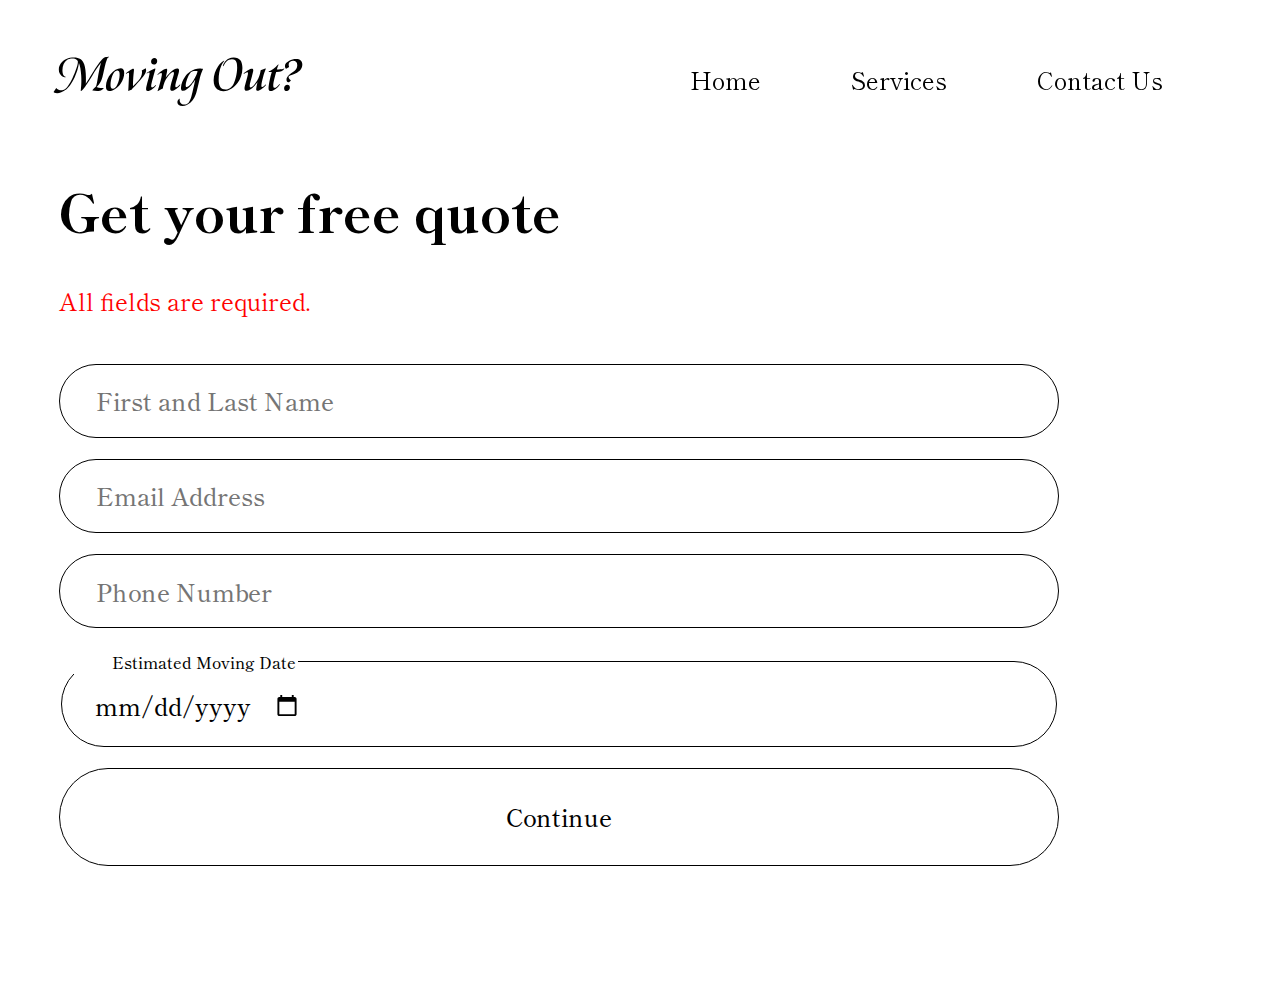
<file: quote.html>
<!DOCTYPE html>
<html>

<head>
    <meta charset="UTF-8" />
    <meta name="viewport" content="width=device-width">
    <title>Get Free Quote | Moving Out?</title>

    <link rel="preconnect" href="https://fonts.googleapis.com">
    <link rel="preconnect" href="https://fonts.gstatic.com" crossorigin>
    <link href="https://fonts.googleapis.com/css2?family=Shippori+Mincho:wght@400;500;600;700;800&display=swap"
        rel="stylesheet">

    <link rel="stylesheet" href="style.css">
    <link rel="stylesheet" href="map.css">
    <script src="scripts.js" defer></script>
    <script src="menu.js" defer></script>
    <script src="js/sendFormData.js" defer></script>

    <link rel="apple-touch-icon" sizes="180x180" href="/apple-touch-icon.png">
    <link rel="icon" type="image/png" sizes="32x32" href="/favicon-32x32.png">
    <link rel="icon" type="image/png" sizes="16x16" href="/favicon-16x16.png">
    <link rel="manifest" href="/site.webmanifest">


</head>


<body>

    <!-- <div class="bannerAndHeader" id="bannerAndHeader"> -->
    <header id="topHeaderTransparent">
        <a href="index.html" id="logoLink">
            <img src="img/logo.svg" id="headerLogo">
        </a>

        <div class="headerLinks">
            <a href="index.html" class="headerBtn">
                <p>Home</p>
            </a>

            <a href="services.html" class="headerBtn">
                <p>Services</p>
            </a>

            <!-- <a href="index.html" class="headerBtn">
                <p>Resources</p>
            </a> -->

            <a href="index.html#contactHeader" class="headerBtn">
                <p>Contact Us</p>
            </a>
        </div>

        <div class="menu-icon">
            <svg width="32px" height="32px" viewBox="0 0 32 32" version="1.1" xmlns="http://www.w3.org/2000/svg"
                xmlns:xlink="http://www.w3.org/1999/xlink">
                <g id="menu-icon" stroke="none" stroke-width="1" fill="none" fill-rule="evenodd">
                    <rect id="top-bar" fill="#000000" x="4.59984957" y="8.8" width="22" height="1.5" rx="1.5"></rect>
                    <rect id="bottom-bar" fill="#000000" x="4.59984957" y="20.2" width="22" height="1.5" rx="1.5">
                    </rect>
                </g>
            </svg>
            <p id="menuText">Menu</p>
        </div>

    </header>

    <div id="mobileLinksContainer">
        <div id="mobileLinks">
            <div id="headerMobileLinks">
                <a href="index.html" class="headerBtnMenu">
                    <p>Home</p>
                </a>

                <a href="services.html" class="headerBtnMenu" id="headerBtnCurrentlySelected">
                    <p>Services</p>
                </a>

                <!-- <a href="index.html" class="headerBtnMenu">
                    <p>Resources</p>
                </a> -->

                <a href="index.html#contactHeader" class="headerBtnMenu">
                    <p>Contact Us</p>
                </a>
            </div>
        </div>
    </div>


    <div class="medSpacer">
    </div>


    <form method="post" class="quoteContent" id="servicesSection4"
        action="https://script.google.com/macros/s/AKfycbzO1urodWF7qjwdYegJ-XmM33G6Cx9GrWb2wF1X3o8qZKgoa7yu8bIuM6Bwc6FplQ7E/exec">

        <div class="quoteHeader">
            <h1 class="quoteHeaderText1st">Get your free quote</h1>
            <p style="color: red !important;">All fields are required.</p>
        </div>


        <input type="text" name="Name" id="quoteName" placeholder="First and Last Name" class="quoteInput" required>
        <input type="email" name="Email" id="quoteEmail" placeholder="Email Address" class="quoteInput" required>

        <input type="tel" name="Phone" id="quotePhone" placeholder="Phone Number" class="quoteInput" required>

        <fieldset>
            <legend>Estimated Moving Date</legend>

            <input type="date" name="EstimatedDate" id="quoteDate" placeholder="Estimated Moving Date" class="dateInput"
                required>
        </fieldset>
        <input type="submit" class="ctaButton" id="submitBtn" label="Continue" value="Continue">
    </form>


    <footer>
        <div class="footerContent">
        </div>
    </footer>
</body>


</html>
</file>
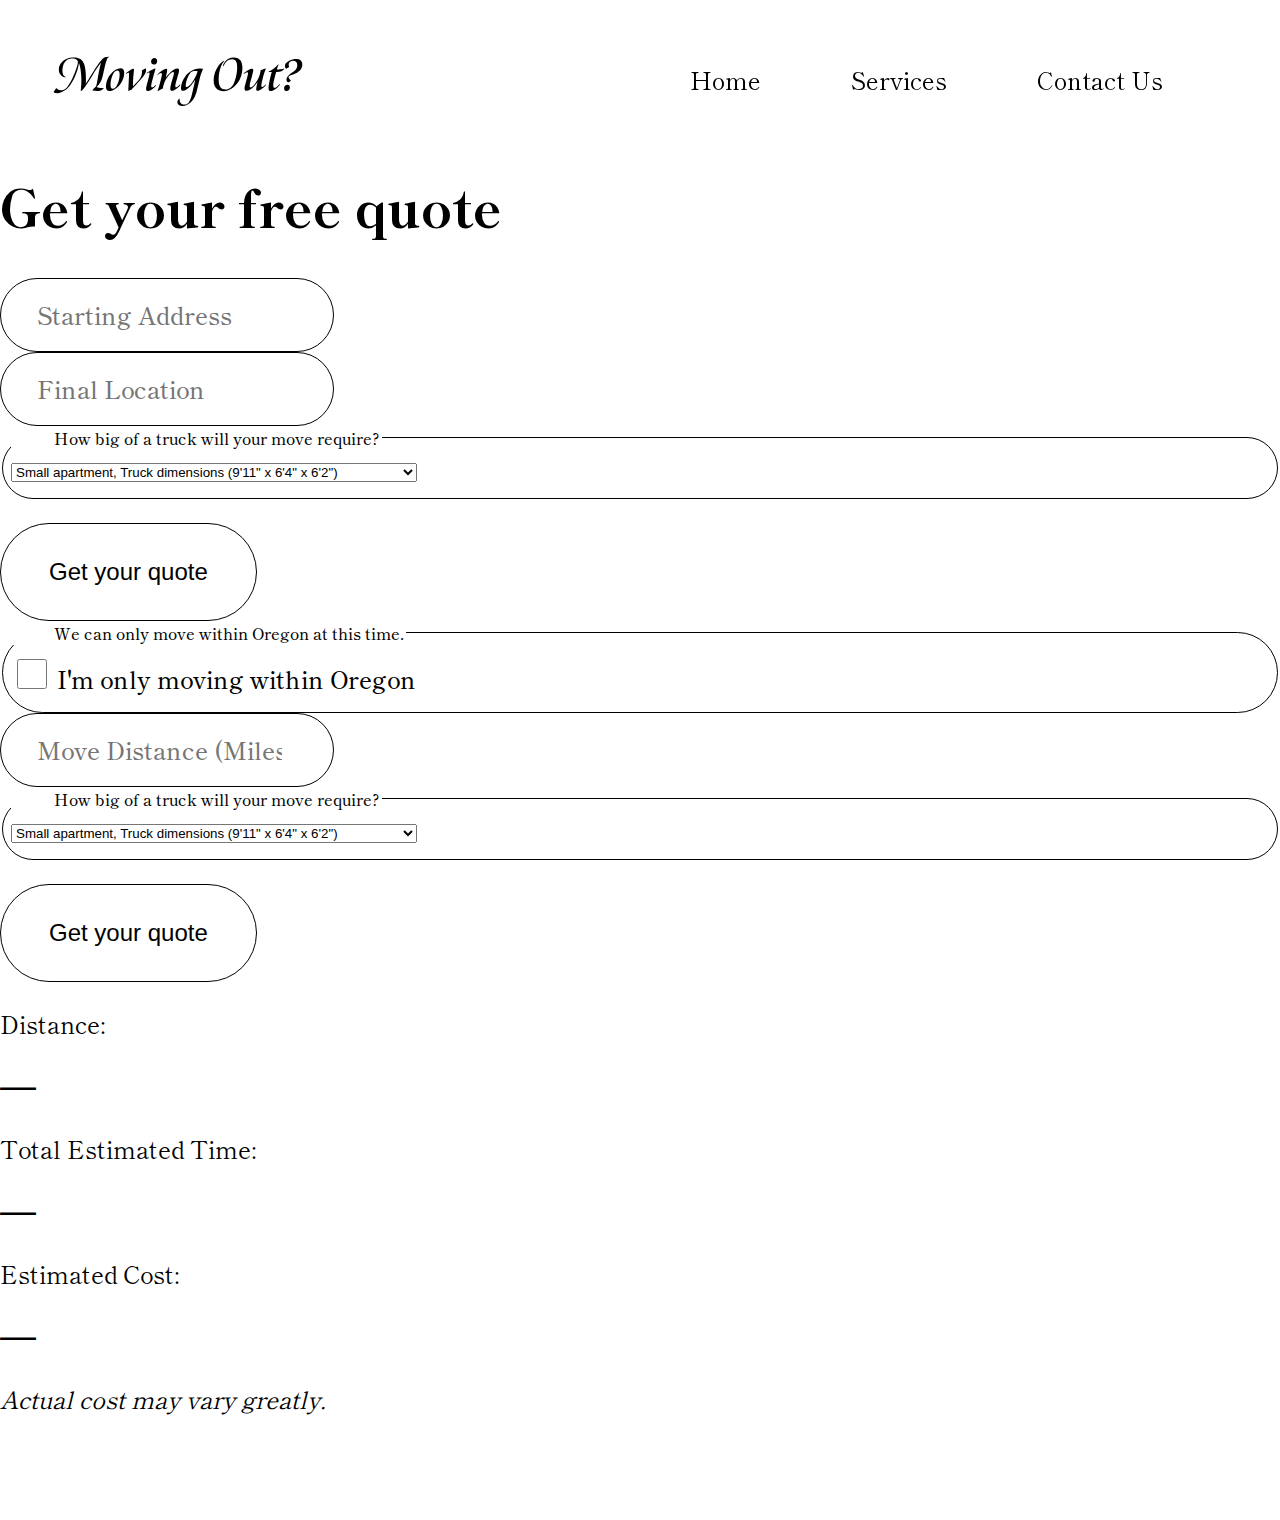
<file: quoteMap.html>
<!DOCTYPE html>
<html>

<head>
    <meta charset="UTF-8" />
    <meta name="viewport" content="width=device-width">
    <title>Get Free Quote | Moving Out?</title>

    <link rel="preconnect" href="https://fonts.googleapis.com">
    <link rel="preconnect" href="https://fonts.gstatic.com" crossorigin>
    <link href="https://fonts.googleapis.com/css2?family=Shippori+Mincho:wght@400;500;600;700;800&display=swap"
        rel="stylesheet">

    <link rel="stylesheet" href="style.css">
    <link rel="stylesheet" href="map.css">
    <script src="scripts.js" defer></script>
    <script src="menu.js" defer></script>
    <script src="js/getAPI.js" defer></script>
    <script>(g => { var h, a, k, p = "The Google Maps JavaScript API", c = "google", l = "importLibrary", q = "__ib__", m = document, b = window; b = b[c] || (b[c] = {}); var d = b.maps || (b.maps = {}), r = new Set, e = new URLSearchParams, u = () => h || (h = new Promise(async (f, n) => { await (a = m.createElement("script")); e.set("libraries", [...r] + ""); for (k in g) e.set(k.replace(/[A-Z]/g, t => "_" + t[0].toLowerCase()), g[k]); e.set("callback", c + ".maps." + q); a.src = `https://maps.${c}apis.com/maps/api/js?` + e; d[q] = f; a.onerror = () => h = n(Error(p + " could not load.")); a.nonce = m.querySelector("script[nonce]")?.nonce || ""; m.head.append(a) })); d[l] ? console.warn(p + " only loads once. Ignoring:", g) : d[l] = (f, ...n) => r.add(f) && u().then(() => d[l](f, ...n)) })
            ({ key: "AIzaSyDYAQh3X8os5p2Y3mHb3q7M8JxKvDoD418", v: "weekly" });</script>

    <link rel="apple-touch-icon" sizes="180x180" href="/apple-touch-icon.png">
    <link rel="icon" type="image/png" sizes="32x32" href="/favicon-32x32.png">
    <link rel="icon" type="image/png" sizes="16x16" href="/favicon-16x16.png">
    <link rel="manifest" href="/site.webmanifest">



</head>


<body>

    <!-- <div class="bannerAndHeader" id="bannerAndHeader"> -->
    <header id="topHeaderTransparent">
        <a href="index.html" id="logoLink">
            <img src="img/logo.svg" id="headerLogo">
        </a>

        <div class="headerLinks">
            <a href="index.html" class="headerBtn">
                <p>Home</p>
            </a>

            <a href="services.html" class="headerBtn">
                <p>Services</p>
            </a>

            <!-- <a href="index.html" class="headerBtn">
                <p>Resources</p>
            </a> -->

            <a href="index.html#contactHeader" class="headerBtn">
                <p>Contact Us</p>
            </a>
        </div>

        <div class="menu-icon">
            <svg width="32px" height="32px" viewBox="0 0 32 32" version="1.1" xmlns="http://www.w3.org/2000/svg"
                xmlns:xlink="http://www.w3.org/1999/xlink">
                <g id="menu-icon" stroke="none" stroke-width="1" fill="none" fill-rule="evenodd">
                    <rect id="top-bar" fill="#000000" x="4.59984957" y="8.8" width="22" height="1.5" rx="1.5"></rect>
                    <rect id="bottom-bar" fill="#000000" x="4.59984957" y="20.2" width="22" height="1.5" rx="1.5">
                    </rect>
                </g>
            </svg>
            <p id="menuText">Menu</p>
        </div>

    </header>

    <div id="mobileLinksContainer">
        <div id="mobileLinks">
            <div id="headerMobileLinks">
                <a href="index.html" class="headerBtnMenu">
                    <p>Home</p>
                </a>

                <a href="services.html" class="headerBtnMenu" id="headerBtnCurrentlySelected">
                    <p>Services</p>
                </a>

                <!-- <a href="index.html" class="headerBtnMenu">
                    <p>Resources</p>
                </a> -->

                <a href="index.html#contactHeader" class="headerBtnMenu">
                    <p>Contact Us</p>
                </a>
            </div>
        </div>
    </div>


    <div class="bigSpacer">
    </div>


    <div class="quoteHeader">
        <h1 class="quoteHeaderText">Get your free quote</h1>
    </div>

    <!-- <form class="quoteContent" id="servicesSection4"> -->
    <div class="quoteMapWrapper">
        <div id="calcMain" class="quoteMapCalc">

            <div class="inputs">


                <!-- <gmpx-api-loader key="AIzaSyDYAQh3X8os5p2Y3mHb3q7M8JxKvDoD418"
                    solution-channel="GMP_CCS_autocomplete_v5">
                </gmpx-api-loader> -->



                <!-- <gmpx-place-picker id="quoteStartLocation" for-map="map"
                    placeholder="Starting Address"></gmpx-place-picker> -->

                <div id="topTextInputAndList">
                    <input type="text" id="quoteStartLocation" placeholder="Starting Address" class="quoteInput"
                        autocomplete="street-address">
                    <div id="resultsOrgin"></div>
                </div>

                <!-- <gmpx-place-picker id="quoteEndLocation" for-map="map"
                    placeholder="Destination Address"></gmpx-place-picker> -->

                <div id="bottomTextInputAndList">
                    <input type="text" id="quoteEndLocation" placeholder="Final Location" class="quoteInput"
                        autocomplete="street-address">
                    <div id="resultsDestination"></div>
                </div>

                <!-- TRUCK SIZE PICKER -->
                <fieldset id="dropdownFieldset">
                    <legend>How big of a truck will your move require?</legend>
                    <select name="truck size" id="truck-selector" class="dropdown">
                        <option value="1">Small apartment, Truck dimensions (9'11" x 6'4" x 6'2")</option>
                        <option value="2">Large apartment/small home, Truck dimensions (15' x 7'8" x 7'2")</option>
                        <option value="3">Mid sized house, Truck dimensions (19'6" x 7'8" x 7'2")</option>
                        <option value="4">Large house, (26'2" x 8'2" x 8'3")</option>
                    </select>
                </fieldset>

                <p id="error"></p>

                <!-- BUTTON  -->
                <button id="quoteBtn" class="quoteBtn ctaButton" onClick="getQuote()">Get your quote
                </button>

            </div>
        </div>
        <div id="calcAlt" class="quoteMapCalc">

            <div class="inputs">

                <!-- CHECKBOX  -->
                <fieldset>
                    <legend>We can only move within Oregon at this time.</legend>

                    <div id="checkboxAndLabel">
                        <input type="checkbox" id="scales" name="scales" class="checkbox" unchecked />
                        <label for="scales" id="insideOregonCheckLabel">I'm only moving within Oregon</label>
                    </div>

                </fieldset>

                <input type="number" id="quoteNumber" placeholder="Move Distance (Miles)" class="quoteInput"
                    oninput="this.value = this.value.replace(/[^0-9]/g, '').replace(/(\..*?)\..*/g, '$1');">

                <!-- TRUCK SIZE PICKER -->
                <fieldset id="dropdownFieldset">
                    <legend>How big of a truck will your move require?</legend>
                    <select name="truck size" id="truck-selector-alt" class="dropdown">
                        <option value="1">Small apartment, Truck dimensions (9'11" x 6'4" x 6'2")</option>
                        <option value="2">Large apartment/small home, Truck dimensions (15' x 7'8" x 7'2")</option>
                        <option value="3">Mid sized house, Truck dimensions (19'6" x 7'8" x 7'2")</option>
                        <option value="4">Large house, Truck dimensions (26'2" x 8'2" x 8'3")</option>
                    </select>
                </fieldset>

                <p id="errorAlt"></p>

                <!-- BUTTON  -->
                <button id="quoteBtnAlt" class="quoteBtn ctaButton" onClick="getQuoteAlt()">Get your quote
                </button>

            </div>
        </div>

        <!-- RESPONSES -->
        <div id="responses">
            <div id="distanceSidebyside">
                <p>Distance:</p>
                <h2 id="distance">—</h2>
            </div>
            <div id="timeSidebyside">
                <p>Total Estimated Time:</p>
                <h2 id="time">—</h2>
            </div>

            <div id="costSidebyside">
                <p>Estimated Cost:</p>

                <h2 id="cost">—</h2>

            </div>
            <p id="actualCostVary"><i>Actual cost may vary greatly.</i></p>
            <!-- can we have a static screenshot or smth here like of oregon before the quote so theres not like layout changes -->
            <div id="map"></div>

        </div>

    </div>
    <!-- </form> -->

    <footer>
        <div class="footerContent">
        </div>
    </footer>
</body>


</html>
</file>
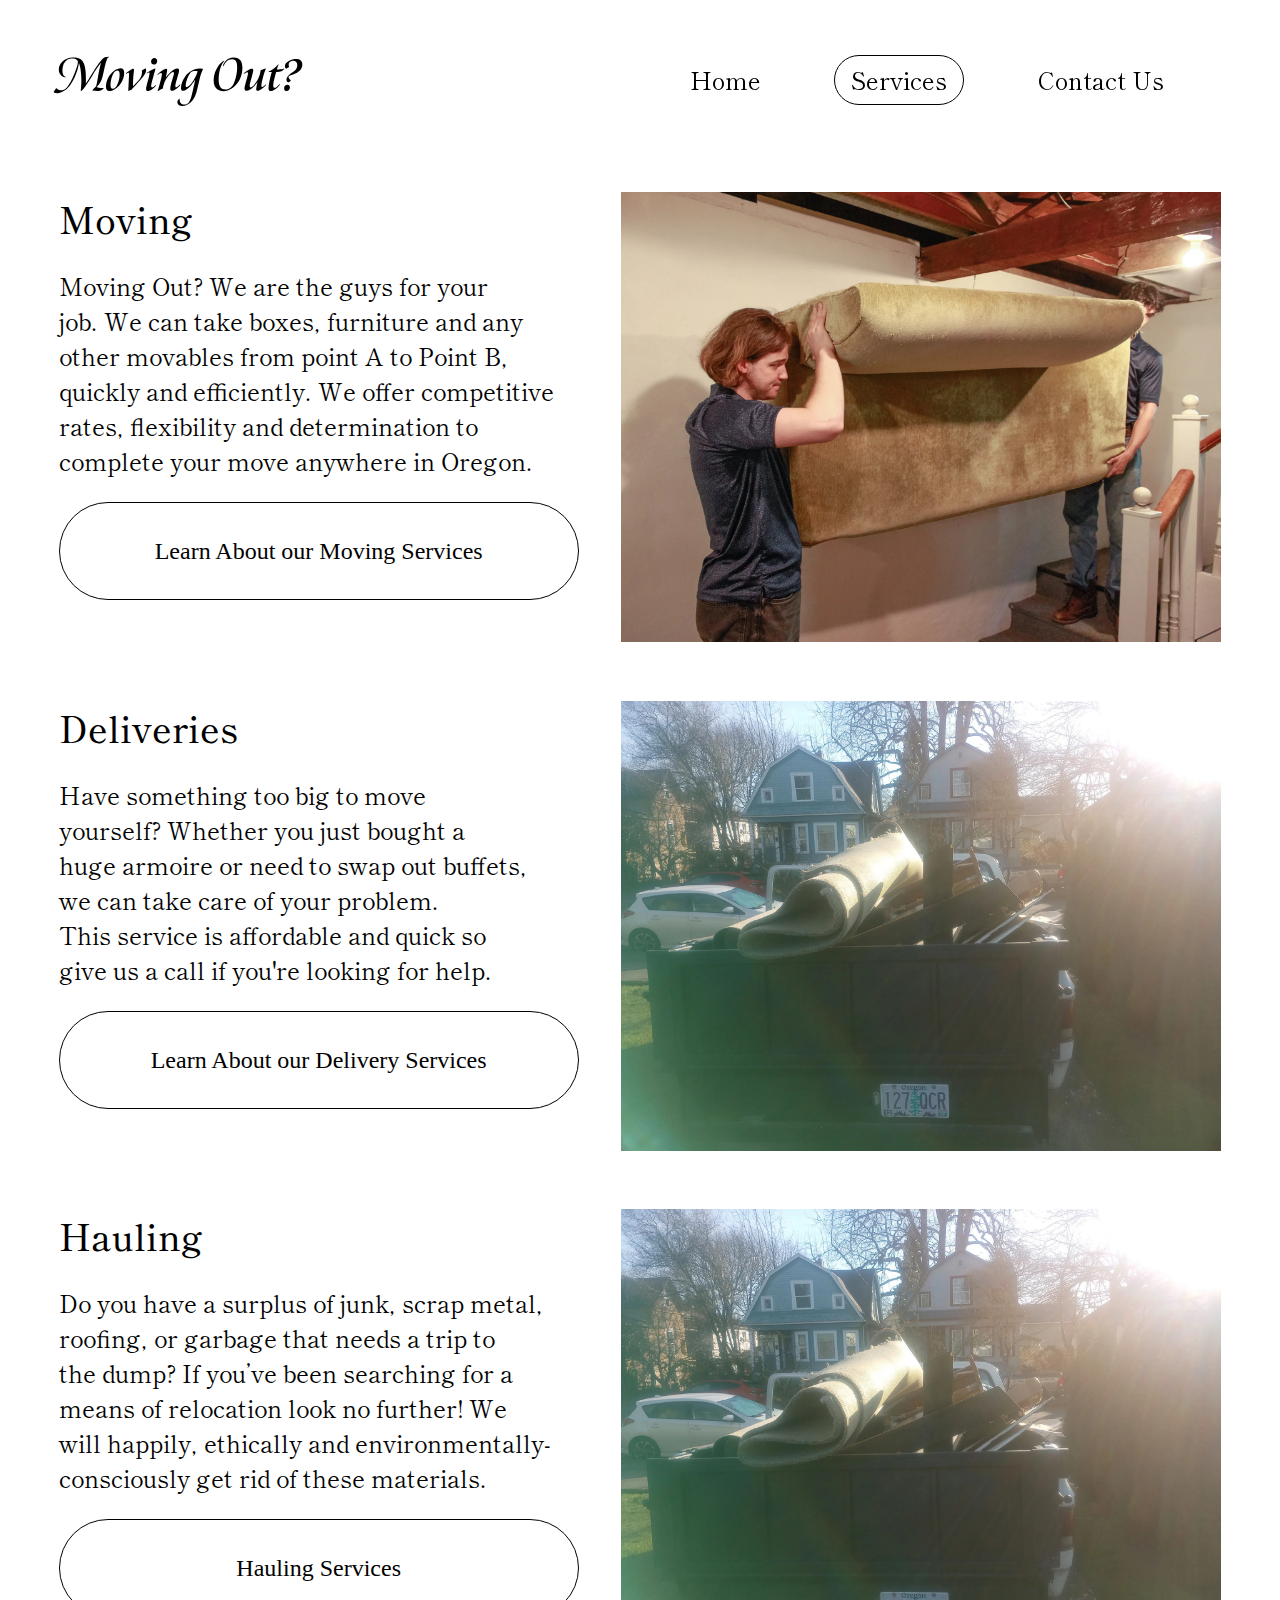
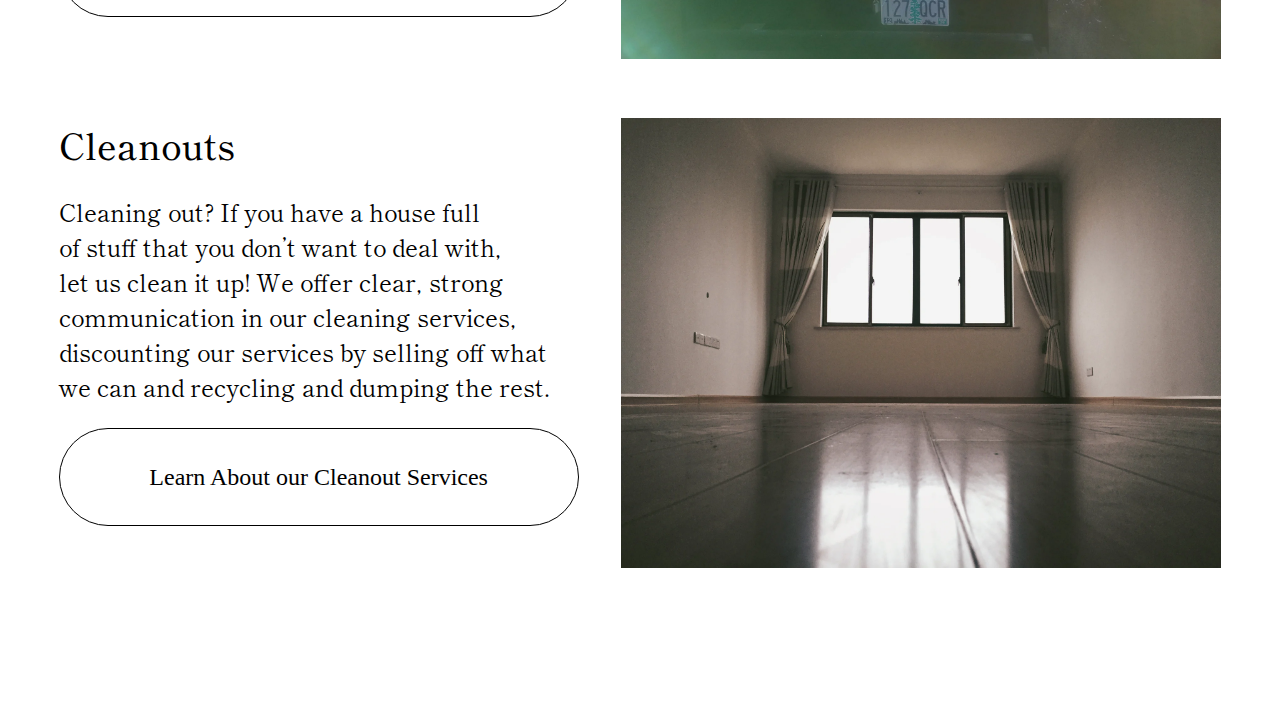
<file: services.html>
<!DOCTYPE html>
<html>

<head>
    <meta charset="UTF-8" />
    <meta name="viewport" content="width=device-width">
    <title>Services | Moving Out?</title>

    <link rel="preconnect" href="https://fonts.googleapis.com">
    <link rel="preconnect" href="https://fonts.gstatic.com" crossorigin>
    <link href="https://fonts.googleapis.com/css2?family=Shippori+Mincho:wght@400;500;600;700;800&display=swap"
        rel="stylesheet">

    <link rel="stylesheet" href="style.css">
    <script src="scripts.js" defer></script>
    <script src="menu.js" defer></script>

    <link rel="apple-touch-icon" sizes="180x180" href="/apple-touch-icon.png">
    <link rel="icon" type="image/png" sizes="32x32" href="/favicon-32x32.png">
    <link rel="icon" type="image/png" sizes="16x16" href="/favicon-16x16.png">
    <link rel="manifest" href="/site.webmanifest">


</head>


<body>

    <!-- <div class="bannerAndHeader" id="bannerAndHeader"> -->
    <header id="topHeaderTransparent">
        <a href="index.html" id="logoLink">
            <img src="img/logo.svg" id="headerLogo">
        </a>

        <div class="headerLinks">
            <a href="index.html" class="headerBtn">
                <p>Home</p>
            </a>

            <a href="services.html" class="headerBtn" id="headerBtnCurrentlySelected">
                <p>Services</p>
            </a>

            <!-- <a href="index.html" class="headerBtn">
                <p>Resources</p>
            </a> -->

            <a href="index.html#contactHeader" class="headerBtn">
                <p>Contact Us</p>
            </a>
        </div>

        <div class="menu-icon">
            <svg width="32px" height="32px" viewBox="0 0 32 32" version="1.1" xmlns="http://www.w3.org/2000/svg"
                xmlns:xlink="http://www.w3.org/1999/xlink">
                <g id="menu-icon" stroke="none" stroke-width="1" fill="none" fill-rule="evenodd">
                    <rect id="top-bar" fill="#000000" x="4.59984957" y="8.8" width="22" height="1.5" rx="1.5"></rect>
                    <rect id="bottom-bar" fill="#000000" x="4.59984957" y="20.2" width="22" height="1.5" rx="1.5">
                    </rect>
                </g>
            </svg>
            <p id="menuText">Menu</p>
        </div>

    </header>

    <div id="mobileLinksContainer">
        <div id="mobileLinks">
            <div id="headerMobileLinks">
                <a href="index.html" class="headerBtnMenu">
                    <p>Home</p>
                </a>

                <a href="services.html" class="headerBtnMenu" id="headerBtnCurrentlySelected">
                    <p>Services</p>
                </a>

                <!-- <a href="index.html" class="headerBtnMenu">
                    <p>Resources</p>
                </a> -->

                <a href="index.html#contactHeader" class="headerBtnMenu">
                    <p>Contact Us</p>
                </a>
            </div>
        </div>
    </div>


    <div class="bigSpacer">
    </div>

    <!-- <div class="servicesLayout"> -->

    <div class="servicesSection" id="servicesSection2">


        <div class="servicesSectionText">
            <h2 class="sectionHeader" id="movingHeader">Moving</h2>
            <div class="servicesDescription">
                <p>
                    Moving Out? We are the guys for your job. We can take boxes, furniture and any other movables from
                    point A to Point B, quickly and efficiently. We offer competitive rates, flexibility and
                    determination to complete your move anywhere in Oregon.

                </p>
            </div>
            <a href="moving.html" class="ctaButtonLong" id="movingServicesBtn">Learn About our Moving Services</a>
        </div>

        <img class="servicesSectionImage" src="img/moving.webp" alt="Moving Services Image">

    </div>



    <div class="servicesSection" id="servicesSection4">


        <div class="servicesSectionText">
            <h2 class="sectionHeader" id="deliveriesHeader">Deliveries</h2>
            <div class="servicesDescription">
                <p>
                    Have something too big to move yourself? Whether you just bought a huge armoire or need to swap out
                    buffets, we can take care of your problem. This service is affordable and quick so give us a call if
                    you're looking for help.
                </p>
            </div>
            <a href="deliveries.html" class="ctaButtonLong" id="deliveriesServicesBtn">Learn About our Delivery
                Services</a>
        </div>

        <img class="servicesSectionImage" src="img/deliveries.webp" alt="Deliveries Services Image">

    </div>

    <div class="servicesSection" id="servicesSection5">


        <div class="servicesSectionText">
            <h2 class="sectionHeader" id="haulingHeader">Hauling</h2>
            <div class="servicesDescription">
                <p>
                    Do you have a surplus of junk, scrap metal, roofing, or garbage that needs a trip to the dump? If
                    you’ve been searching for a means of relocation look no further! We will happily, ethically and
                    environmentally-consciously get rid of these materials.
                </p>
            </div>
            <a href="hauling.html" class="ctaButtonLong" id="haulingServicesBtn">Hauling Services</a>
        </div>

        <img class="servicesSectionImage" src="img/hauling.webp" alt="Hauling Services Image">

    </div>

    <div class="servicesSection" id="servicesSection3">


        <div class="servicesSectionText">
            <h2 class="sectionHeader" id="cleanoutsHeader">Cleanouts</h2>
            <div class="servicesDescription">
                <p>
                    Cleaning out? If you have a house full of stuff that you don’t want to deal with, let us clean it
                    up! We offer clear, strong communication in our cleaning services, discounting our services by
                    selling off what we can and recycling and dumping the rest.
                </p>
            </div>
            <a href="cleanouts.html" class="ctaButtonLong" id="cleanoutsServicesBtn">Learn About our Cleanout
                Services</a>
        </div>

        <img class="servicesSectionImage" src="img/cleanouts.webp" alt="Cleanouts Services Image">

    </div>


    <!-- </div> -->


    <footer>
        <div class="footerContent">
        </div>
    </footer>
</body>


</html>
</file>
<file: style.css>
html,
body {
    overflow-x: hidden;
    padding: 0;
    margin: 0
}

p,
h2,
h1 {
    font-family: "Shippori Mincho", serif;
}

#contactHeader {
    font-weight: 800;
    font-style: normal;
    font-size: 3.25em;
   
}

* {
     scroll-behavior: smooth
}

p {
    font-weight: 400;
    font-style: normal;
    font-size: 1.5em;
}

h2 {
    font-weight: 500;
    font-style: normal;
    font-size: 2.25em;
}

h1 {
    font-weight: 800;
    font-style: normal;
    font-size: 3.25em;
}

#topHeader {
    display: flex;
    flex-direction: row;
    align-items: center;
    justify-content: space-between;
    height: 120pt;
    background-image: linear-gradient(rgba(0, 0, 0, 0.7), rgba(0, 0, 0, 0));
    position: fixed;
    top: 0;

    width: 100vw;
    z-index: 100000;

    transition: background-color 0.2s, height 0.3s, background-image 0.3s;

    view-transition-name: header;
}

#topHeaderTransparent {
    display: flex;
    flex-direction: row;
    align-items: center;
    justify-content: space-between;
    height: 120pt;
    position: fixed;
    top: 0;

    background-color: white;

    width: 100vw;
    z-index: 100000;

    transition: background-color 0.2s, height 0.3s, background-image 0.3s;

    view-transition-name: header;
}

#topHeaderTransparent .headerBtn {
    color: black !important;
}

#topHeaderTransparent #headerLogo {
    filter: invert(0) !important;
}

#topHeaderTransparent .menu-icon {
    filter: invert(0) !important;
}


.headerLinks {
    display: flex;
    flex-direction: row;
    align-items: center;
    justify-content: space-evenly;
    height: 120pt;

    top: 0;
    max-width: 600px;
    min-width: 400px;
    width: 100%;

    margin-right: 40pt;
}

.headerBtn {
    border-radius: 50px;
    font-size: 1em;
    line-height: 0;
    padding-left: 1em;
    padding-right: 1em;
    box-sizing: border-box;

    margin-left: 8pt;
    margin-right: 8pt;

    text-decoration: none;

    color: white;

    transition: scale 0.2s, background-color 0.2s, color 0.2s, border-color 0.2s, border 0.2s;
}


.headerBtnMenu {
    border-radius: 50px;
    font-size: 1em;
    line-height: 0;
    padding-left: 1em;
    padding-right: 1em;
    box-sizing: border-box;

    margin-left: 8pt;
    margin-right: 8pt;

    text-decoration: none;

    color: black;

    transition: scale 0.2s, background-color 0.2s, color 0.2s, border-color 0.2s, border 0.2s;
}


#headerBtnCurrentlySelected {
    border: solid;
    border-width: 1.5px;
    border-color: black;
    background-color: white;
    color: black;
}


#headerLogo {
    width: 250px;
    margin-left: 40pt;
    margin-right: 48pt;
    transition: width 0.3s, scale 0.3s;
    filter: invert(100%);
}

.banner {
    width: 100%;
    display: flex;
    max-height: 100vh;
    flex-direction: row;
    justify-content: end;

    height: 800px;
    align-items: center;
}


#bannerMoving {
    width: 100%;
    display: flex;
    flex-direction: row;
    justify-content: start;

    height: 800px;
    align-items: center;
}


#bannerDeliveries {
    width: 100%;
    display: flex;
    flex-direction: row;
    justify-content: start;

    height: 800px;
    align-items: center;
}



.bannerHeaderText {
    max-width: 400px;
    text-wrap: balance;

    text-align: right;
    color: white;

}

#bannerHeaderTextMoving {
    text-align: left !important;
    max-width: 800px;
}

.bannerTitleText {
    font-family: "Shippori Mincho", serif;
    font-weight: 700;
    font-style: normal;
    font-size: 3.25em;

    color: white;

    margin-bottom: 16pt;
}

.ctaButton {
    border-radius: 500px;
    font-size: 1.5em;
    line-height: 0;

    padding: 2em;

    text-align: center;

    box-sizing: border-box;

    border: solid;
    border-width: 1.5px;
    border-color: black;
    background-color: white;

    color: black;
    text-decoration: none;

    transition: scale 0.2s, background-color 0.2s, color 0.2s, border-color 0.2s, border 0.2s;
}


#submitBtn {
    border-radius: 500px;
    font-size: 1.5em;
    line-height: 0;

    padding: 2em;

    text-align: center;

    box-sizing: border-box;

    border: solid;
    border-width: 1.5px;
    border-color: black;
    background-color: white;

    color: black;
    text-decoration: none;
    font-family: "Shippori Mincho", serif;
    font-weight: 500;
    font-style: normal;

    transition: scale 0.2s, background-color 0.2s, color 0.2s, border-color 0.2s, border 0.2s;
}

.ctaButtonLong {
    border-radius: 50px;
    font-size: 1.5em;
    line-height: 0;

    padding: 2em;

    height: 60pt;

    text-align: center;

    box-sizing: border-box;

    border: solid;
    border-width: 1.5px;
    border-color: black;
    background-color: white;

    color: black;
    text-decoration: none;

    transition: scale 0.2s, background-color 0.2s, color 0.2s, border-color 0.2s, border 0.2s;
}

#bannerTextAndCTA {
    display: flex;
    flex-direction: column;
    justify-content: end;

    margin-right: 120px;
    align-items: end;
    margin-top: 60pt;

    background-position: center;
}


#bannerTextAndCTAMoving {
    display: flex;
    flex-direction: column;
    justify-content: start !important;

    margin-right: 0 !important;
    margin-left: 120px !important;
    align-items: start !important;
    margin-top: 60pt;

    background-position: center;
}

#bannerTextAndCTADeliveries {
    display: flex;
    flex-direction: column;
    justify-content: start !important;

    margin-right: 0 !important;
    margin-left: 120px !important;
    align-items: start !important;
    margin-top: 60pt;

    background-position: center;
}


.ctaButton:hover,
.headerBtn:hover,
.ctaButtonLong:hover {
    background-color: black !important;
    color: white !important;
    /* scale: 1.1; */
}

.ctaButton:active,
.headerBtn:active,
.ctaButtonLong:active {
    background-color: white !important;
    color: black;

    /* scale: 0.95; */
}

.section {
    display: flex;
    flex-direction: column;
    justify-content: space-between;

    width: calc(100% - 88pt);
    margin-left: 44pt;
    margin-right: 44pt;
    box-sizing: border-box;
    margin-top: 44pt;
    margin-bottom: 44pt;

}


.servicesSection {
    display: flex;
    flex-direction: row;
    justify-content: space-between;

    width: calc(100% - 88pt);
    margin-left: 44pt;
    margin-right: 44pt;
    box-sizing: border-box;
    margin-top: 44pt;
    margin-bottom: 44pt;

    gap: 32pt;
}

.movingSection {
    display: flex;
    flex-direction: row;
    justify-content: space-between;

    width: calc(100% - 88pt);
    margin-left: 44pt;
    margin-right: 44pt;
    box-sizing: border-box;
    margin-bottom: 44pt;

    gap: 32pt;
}


.quoteContent {
    display: flex;
    flex-direction: column;
    justify-content: space-between;

    width: calc(100% - 88pt);
    margin-left: 44pt;
    margin-right: 44pt;
    box-sizing: border-box;
    margin-top: 44pt;
    margin-bottom: 44pt;

    gap: 16pt;
    max-width: 1000px;
}

.quoteInput {
    border-radius: 100px;
    font-size: 1.5em;

    padding: 1.5em;

    text-align: left;

    box-sizing: border-box;
    font-family: "Shippori Mincho", serif;
    font-weight: 500;
    font-style: normal;
    box-sizing: border-box;

    border: solid;
    border-width: 1.5px;
    border-color: black;
    background-color: white;


    color: black;
    text-decoration: none;


    transition: scale 0.2s, background-color 0.2s, color 0.2s, border-color 0.2s, border 0.2s;
}

.dateInput {
    font-size: 1.5em;

    padding: 1em;
    border-radius: 100px;
    text-align: left;

    box-sizing: border-box;
    font-family: "Shippori Mincho", serif;
    font-weight: 500;
    font-style: normal;
    box-sizing: border-box;

    background-color: none;
    border: none;
    text-decoration: none;


    transition: scale 0.2s, background-color 0.2s, color 0.2s, border-color 0.2s, border 0.2s;

}

#insideOregonCheckLabel {
    border-radius: 100px;
    font-size: 1.5em;

    padding: 0;

    text-align: left;

    box-sizing: border-box;
    font-family: "Shippori Mincho", serif;
    font-weight: 500;
    font-style: normal;
    box-sizing: border-box;


    color: black;
    text-decoration: none;

    margin: 0;

    transition: scale 0.2s, background-color 0.2s, color 0.2s, border-color 0.2s, border 0.2s;
}

:root {
    --checkbox-border-color: #8b8c89;
    --checkbox-checked-color: #274c77;
    --checkbox-hover-color: #a3cef1;
    --checkbox-disabled-bg-color: #d9d9d9;
}

input[type="checkbox"] {
    box-sizing: border-box;
    width: 30px;
    height: 30px;
    margin: 6px;
    padding: 0;
    border-radius: 6px;
    border: 1.5px solid black;
    /* appearance: none; */
    /* background-color: transparent; */
    outline: none;
    transition: outline 0.1s;
}

input[type="checkbox"]:checked {
    background-size: cover;
    padding: 2px;
}

input[type="checkbox"]:not(:disabled):checked {
    border-color: black;
    /* background-image: url('data:image/svg+xml;utf8,<svg xmlns="http://www.w3.org/2000/svg" xmlns:xlink="http://www.w3.org/1999/xlink" width="20" height="20" viewBox="0 0 32 32" xml:space="preserve"><path style="fill: %23274c77" d="M11.941,28.877l-11.941-11.942l5.695-5.696l6.246,6.246l14.364-14.364L32,8.818"/></svg>'); */
}

fieldset {
    border-radius: 100px;

    padding: .5em;
    padding-bottom: 1em;

    text-align: left;

    box-sizing: border-box;
    font-family: "Shippori Mincho", serif;
    font-weight: 500;
    font-style: normal;
    box-sizing: border-box;

    border: solid;
    border-width: 1.5px;
    border-color: black;
    background-color: white;


    color: black;
    text-decoration: none;


    transition: scale 0.2s, background-color 0.2s, color 0.2s, border-color 0.2s, border 0.2s;
}

legend {
    padding-left: 32pt;
}


@media (max-width: 1200px) {
    .servicesSection {
        flex-direction: column-reverse;
        align-items: center;
        justify-content: center;
        ;
    }

    .servicesSectionImage {
        max-width: 100%;
    }
}

#section1SideBySide {
    display: flex;
    flex-direction: row;
    justify-content: space-between;
}



.imageBioStack {
    display: flex;
    flex-direction: row;
    margin-left: 16pt;
    gap: 16pt;
}

.sectionHeader {
    padding: 0;
    margin: 0;
}

.description {
    max-width: 800px;

    margin-right: 16pt;
}

.longDescription {
    max-width: 2400px;
    text-wrap: balance;


}

.pulledDescription {
    max-width: 2400px;
    text-wrap: balance;
    border: solid;
    border-width: 1.5px;
    border-color: black;
    background-color: white;
    color: black;
    border-radius: 32px;

    padding: 32px;
    box-sizing: border-box;
}

.pulledDescription p {
    margin: 0;
}


.servicesDescription {
    max-width: 800px;
    text-wrap: balance;
}

.servicesSectionImage {
    aspect-ratio: 4/3;
    max-width: 600px;
    width: 100%;
}


.imageBio {
    display: flex;
    flex-direction: column;
}


@media (max-width: 1350px) {
    .imageBioStack {
        flex-direction: column;
    }

    .bioImage {
        width: 400px
    }
}

@media (max-width: 850px) {
    .imageBioStack {
        flex-direction: column;
    }

    .bioImage {
        width: 200px
    }
}

@media (max-width: 500px) {
    #section1SideBySide {
        flex-direction: column;
        align-items: center;
        justify-content: center;
    }

    .bioImage {
        width: 100%;
    }
}

.bioImage {
    max-width: 400px;
    min-width: 200px;
}

.imageBioText {
    font-size: 1em;
}

.contactButtons {
    display: flex;
    flex-direction: row;
    margin-top: 24pt;
    gap: 16pt;
    flex-wrap: wrap;
}

.servicesSectionText {
    display: flex;
    flex-direction: column;
    /* margin-top: 24pt; */
    /* gap: 16pt; */
    box-sizing: border-box;
    max-width: 600px;
}


.movingSectionText {
    display: flex;
    flex-direction: column;
    /* margin-top: 24pt; */
    /* gap: 16pt; */
    box-sizing: border-box;
    max-width: 1200px;
}

footer {
    height: 60pt;
}

.bigSpacer {
    height: 100pt;
}

.medSpacer {
    height: 60pt;
}

#movingHeader {
    view-transition-name: movingHeader;
}


@view-transition {
    navigation: auto;
}

.menu-icon {
    padding: 14px;
    margin-right: 12pt;
    /* width: 22pt;
     height: 40pt;
     */
    border-radius: 14px;
    transition: opacity 0.3s, scale 0.3s, background-color 0.3s;
    cursor: pointer;
    filter: invert(1);
    display: flex;
    flex-direction: row;
    align-items: center;
    justify-content: center;
}

.menu-icon:hover {
    /* background-color: rgba(0, 0, 0, 0.1);
     */
    scale: 1.1;
}

.menu-icon:active {
    /* background-color: rgba(0, 0, 0, 0.2);
     */
    scale: 0.9;
}


#menuText {
    font-size: 1.2em;

}

#top-bar,
#bottom-bar,
.menu-icon {
    transition: transform 0.3s, scale 0.3s, background-color 0.3s;
    transform-origin: center;
}

.menu-icon.active #top-bar {
    transform: translateY(4.35px) translateX(-5px) rotate(45deg);
}

.menu-icon.active #bottom-bar {
    transform: translateY(-4.35px) translateX(-5px) rotate(-45deg);
}

.menu-icon:not(.active) #top-bar {
    transform: translateY(0) rotate(0deg);
}

.menu-icon:not(.active) #bottom-bar {
    transform: translateY(0) rotate(0deg);
}

#bannerAndHeader {
    background-image: url(img/banner-XL.webp);
    background-size: cover;

    top: 0;
}

#bannerAndHeaderMoving {
    background-image: url(img/moving-banner-XL.webp);
    background-size: cover;

    top: 0;
}

#bannerAndHeaderDeliveries {
    background-image: url(img/deliveries.webp);
    background-size: cover;

    top: 0;
}

#bannerAndHeaderHauling {
    background-image: url(img/hauling.webp);
    background-size: cover;

    top: 0;
}

@media (max-width: 2200px) {
    #bannerAndHeader {
        background-image: url(img/banner-L.webp);
        background-size: cover;
    }
}

@media (max-width: 1400px) {
    #bannerAndHeader {
        background-image: url(img/banner-M.webp);
        background-size: cover;
    }

    .bannerHeaderText {
        font-size: 2.25em;
    }
}

@media (max-width: 1000px) {
    #bannerAndHeader {
        background-image: url(img/banner-S.webp);
        background-size: cover;
    }

    .bannerHeaderText {
        font-size: 1.75em;
    }
}

@media (max-width: 600px) {
    #bannerAndHeader {
        background-image: url(img/banner-P.webp);
        background-size: cover;
    }

    .bannerHeaderText {
        font-size: 1.5em;
        text-align: left;
    }

    #bannerTextAndCTA {
        margin-right: 22pt;
        margin-left: 22pt;
        align-items: start;
        margin-bottom: 16pt;
        width: 100%;
        background-position: center;

    }

    #bannerTextAndCTAMoving {
        margin-right: 22pt;
        margin-left: 22pt;
        align-items: start;
        margin-bottom: 16pt;
        width: 100%;
        background-position: center;

    }

    #bannerTextAndCTAMovingDeliveries {
        margin-right: 22pt;
        margin-left: 22pt;
        align-items: start;
        margin-bottom: 16pt;
        width: 100%;
        background-position: center;

    }



    .ctaButton {
        max-width: 100%;
        width: 100%;
        margin-bottom: 1em;
        /* padding: 1em; */
    }

    #banner {
        height: 100vh;
        align-items: end;
    }

    header {
        height: 80pt;
    }

    #headerLogo {
        max-width: 200px;
        margin-left: 16pt;
        margin-right: 16pt;
        min-width: 120px;
    }

}

#mobileLinksContainer {
    position: fixed;
    top: 0px;
    left: 0;
    width: 100%;
    height: 100%;
    visibility: hidden;

    user-select: none;
    display: flex;
    background-color: rgba(255, 255, 255, 0.9);
    background: linear-gradient(180deg, rgba(255, 255, 255, 1) 80px, rgba(255, 255, 255, 0.8) 100vh);
    backdrop-filter: blur(35px);
    justify-content: flex-start;
    align-items: center;

    opacity: 0;

    max-height: 0;

    transition: opacity 0.45s linear(0, 0.02 2.1%, 0.081 4.7%, 0.467 15.7%, 0.645, 0.778 28.5%, 0.872 35.8%,
            0.909 40.1%, 0.938 44.9%, 0.977 56.5%, 0.994 72.3%, 1),

        visibility 0.45s linear(0, 0.02 2.1%, 0.081 4.7%, 0.467 15.7%, 0.645, 0.778 28.5%, 0.872 35.8%,
            0.909 40.1%, 0.938 44.9%, 0.977 56.5%, 0.994 72.3%, 1),

        max-height 0.45s linear(0, 0.02 2.1%, 0.081 4.7%, 0.467 15.7%, 0.645, 0.778 28.5%, 0.872 35.8%,
            0.909 40.1%, 0.938 44.9%, 0.977 56.5%, 0.994 72.3%, 1);

    z-index: 999;
    /* Ensure it's above other content */
}

#headerMobileLinks {
    display: flex;
    flex-direction: column;
    margin-right: 22pt;
    margin-left: 22pt;
    /* max-width: 500px; */
    width: 100%;
    height: 100%;
    box-sizing: border-box;

    margin-top: 64pt;
}

#mobileLinks {
    display: flex;
    flex-direction: column;
    /* Stack logo and links vertically */
    align-items: center;
    /* Center align items horizontally */
    /* width: 90%; */
    margin: 22pt;
    width: 100vw;
    box-sizing: border-box;
}

/* Visible State */
#mobileLinksContainer.active {
    visibility: visible;
    opacity: 1;
    max-height: 100vh;
}

.servicesLayout {
    display: grid;
    grid-template-columns: repeat(2, 1fr);
}

@media (max-width: 1200px) {
    .servicesLayout {
        grid-template-columns: repeat(1, 1fr);
    }
}


@media (max-width: 1100px) {
    .headerLinks {
        display: none;
    }

}

@media (min-width: 1100px) {
    .menu-icon {
        display: none;
    }
}
</file>
<file: calc.css>
#calcMain {
  display: flex;
  flex-direction: column;
  align-items: center;
  justify-content: center;
  min-height: 100vh;
  gap: 1em;
}
</file>
<file: map.css>
body {
  margin: 0;
}

.sb-title {
  position: relative;
  top: -12px;
  font-family: Roboto, sans-serif;
  font-weight: 500;
}

.sb-title-icon {
  position: relative;
  top: -5px;
}

.card-container {
  display: flex;
  height: 500px;
  width: 300px;
}

.panel {
  background: white;
  box-sizing: border-box;
  height: 100%;
  width: 100%;
  padding: 20px;
  display: flex;
  flex-direction: column;
  justify-content: space-around;
}

.half-input-container {
  display: flex;
  justify-content: space-between;
}

.half-input {
  max-width: 120px;
}

h2 {
  margin: 0;
  font-family: Roboto, sans-serif;
}

input {
  height: 30px;
}

input {
  border: 0;
  border-bottom: 1px solid black;
  font-size: 14px;
  font-family: Roboto, sans-serif;
  font-style: normal;
  font-weight: normal;
}

input:focus::placeholder {
  color: white;
}
</file>
